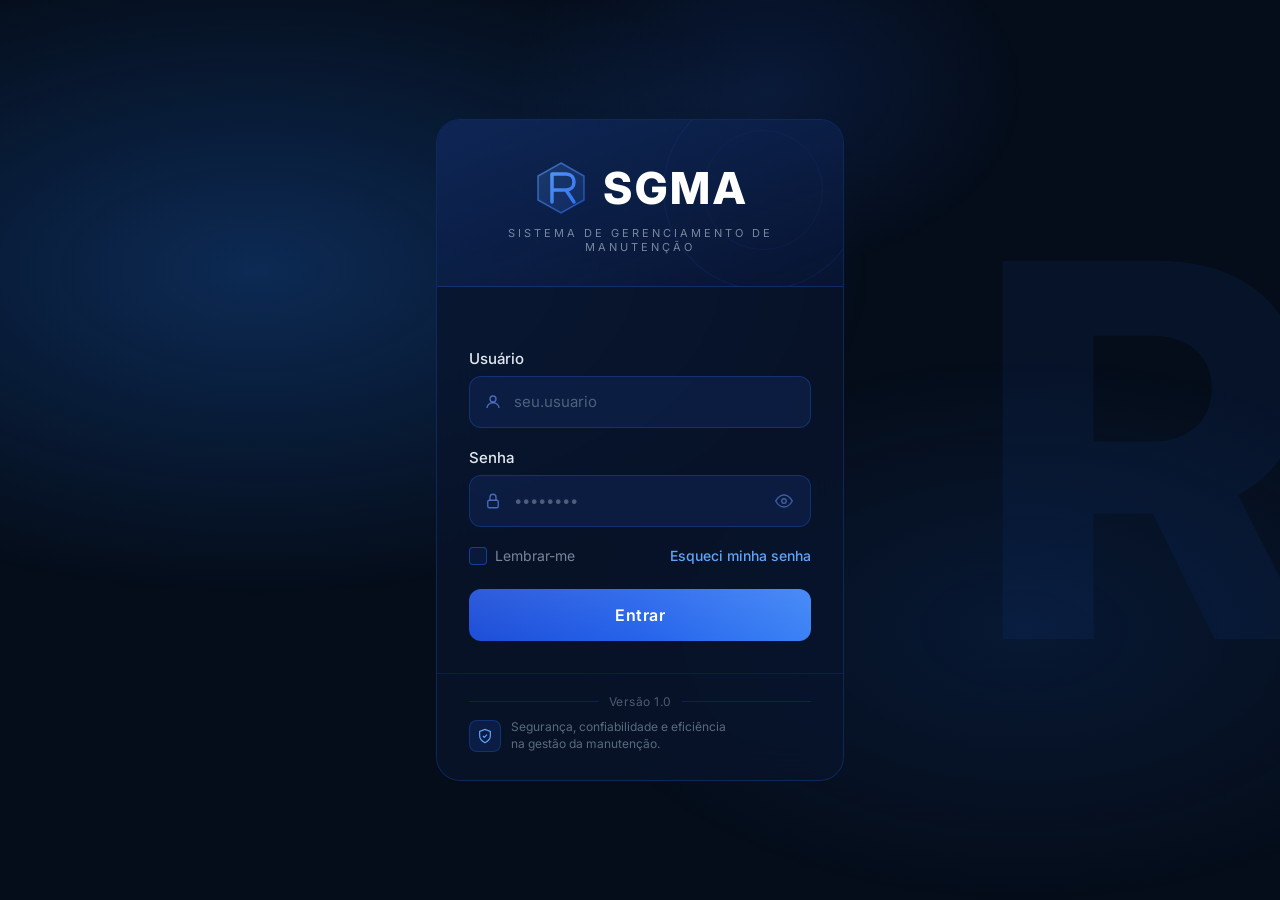
<file: index.html>
<!DOCTYPE html>
<html lang="pt-BR">
<head>
  <meta charset="UTF-8">
  <meta name="viewport" content="width=device-width, initial-scale=1.0">
  <title>SGMA — Login</title>
  <link href="https://fonts.googleapis.com/css2?family=Inter:wght@300;400;500;600;700;800&display=swap" rel="stylesheet">
  <style>
    *, *::before, *::after { box-sizing: border-box; margin: 0; padding: 0; }
    html, body {
      min-height: 100vh; font-family: 'Inter', sans-serif;
      background: #050d1a;
      display: flex; align-items: center; justify-content: center;
      overflow: hidden; position: relative;
    }

    /* Background geometric shapes */
    body::before {
      content: '';
      position: fixed; inset: 0; z-index: 0;
      background:
        radial-gradient(ellipse 80% 60% at 20% 30%, rgba(22,78,155,0.45) 0%, transparent 60%),
        radial-gradient(ellipse 60% 50% at 80% 70%, rgba(14,52,110,0.3) 0%, transparent 60%),
        radial-gradient(ellipse 40% 40% at 60% 10%, rgba(37,99,235,0.15) 0%, transparent 50%);
    }

    /* Big R watermark right side */
    body::after {
      content: 'R';
      position: fixed; right: -40px; top: 50%; transform: translateY(-50%);
      font-size: 520px; font-weight: 800; color: rgba(37,99,235,0.07);
      line-height: 1; z-index: 0; pointer-events: none; user-select: none;
      font-family: 'Inter', sans-serif;
    }

    .login-wrapper {
      position: relative; z-index: 1;
      width: 100%; max-width: 440px; padding: 1rem;
    }

    .login-card {
      background: rgba(8, 20, 45, 0.75);
      border: 1px solid rgba(37,99,235,0.25);
      border-radius: 24px;
      overflow: hidden;
      backdrop-filter: blur(20px);
      -webkit-backdrop-filter: blur(20px);
    }

    /* Top brand section */
    .brand-section {
      padding: 2.5rem 2rem 2rem;
      background: linear-gradient(160deg, rgba(15,40,90,0.9) 0%, rgba(8,22,55,0.6) 100%);
      border-bottom: 1px solid rgba(37,99,235,0.2);
      text-align: center;
      position: relative;
      overflow: hidden;
    }
    .brand-section::before {
      content: '';
      position: absolute; top: -30px; right: -20px;
      width: 200px; height: 200px;
      border: 1px solid rgba(37,99,235,0.12);
      border-radius: 50%; transform: rotate(15deg);
    }
    .brand-section::after {
      content: '';
      position: absolute; top: 10px; right: 20px;
      width: 120px; height: 120px;
      border: 1px solid rgba(37,99,235,0.08);
      border-radius: 50%;
    }

    .logo-row {
      display: flex; align-items: center; justify-content: center;
      gap: 14px; margin-bottom: 10px; position: relative; z-index: 1;
    }

    /* Hexagonal logo icon */
    .logo-icon {
      width: 56px; height: 56px; position: relative; flex-shrink: 0;
    }
    .logo-icon svg { width: 100%; height: 100%; }

    .logo-name {
      font-size: 2.75rem; font-weight: 800; color: #fff;
      letter-spacing: 3px; line-height: 1;
    }

    .logo-sub {
      font-size: .6875rem; color: rgba(148,163,184,0.8);
      letter-spacing: 3px; text-transform: uppercase; font-weight: 400;
      margin-top: 4px; position: relative; z-index: 1;
    }

    /* Form section */
    .form-section { padding: 2rem; }

    .field-label {
      display: block; font-size: .9375rem; font-weight: 500;
      color: #e2e8f0; margin-bottom: 8px;
    }

    .field-wrap {
      position: relative; margin-bottom: 1.25rem;
    }
    .field-icon {
      position: absolute; left: 14px; top: 50%; transform: translateY(-50%);
      width: 20px; height: 20px; color: rgba(99,139,235,0.7);
      display: flex; align-items: center; justify-content: center;
    }
    .field-wrap input {
      width: 100%; height: 52px;
      background: rgba(15,35,80,0.6);
      border: 1px solid rgba(37,99,235,0.3);
      border-radius: 12px;
      color: #e2e8f0;
      font-family: 'Inter', sans-serif; font-size: .9375rem;
      padding: 0 44px;
      outline: none;
      transition: border-color .2s, box-shadow .2s;
    }
    .field-wrap input::placeholder { color: rgba(148,163,184,0.5); }
    .field-wrap input:focus {
      border-color: rgba(59,130,246,0.7);
      box-shadow: 0 0 0 3px rgba(37,99,235,0.18);
      background: rgba(15,40,95,0.7);
    }

    .toggle-pass {
      position: absolute; right: 14px; top: 50%; transform: translateY(-50%);
      color: rgba(99,139,235,0.6); cursor: pointer; background: none; border: none;
      padding: 4px; display: flex; align-items: center; justify-content: center;
      transition: color .15s;
    }
    .toggle-pass:hover { color: rgba(99,139,235,1); }

    /* Remember + forgot */
    .remember-row {
      display: flex; align-items: center; justify-content: space-between;
      margin-bottom: 1.5rem;
    }
    .remember-label {
      display: flex; align-items: center; gap: 8px;
      font-size: .875rem; color: rgba(148,163,184,0.8); cursor: pointer;
    }
    .remember-label input[type=checkbox] { display: none; }
    .check-box {
      width: 18px; height: 18px; border: 1.5px solid rgba(37,99,235,0.5);
      border-radius: 4px; background: rgba(15,35,80,0.5);
      display: flex; align-items: center; justify-content: center; flex-shrink: 0;
      transition: all .15s;
    }
    .remember-label input:checked + .check-box {
      background: #2563eb; border-color: #2563eb;
    }
    .check-box svg { display: none; }
    .remember-label input:checked + .check-box svg { display: block; }

    .forgot-link {
      font-size: .875rem; color: #60a5fa; text-decoration: none; font-weight: 500;
    }
    .forgot-link:hover { color: #93c5fd; }

    /* Submit button */
    .btn-entrar {
      width: 100%; height: 52px; border: none; border-radius: 12px;
      background: linear-gradient(90deg, #1d4ed8 0%, #2563eb 50%, #3b82f6 100%);
      color: #fff; font-family: 'Inter', sans-serif;
      font-size: 1rem; font-weight: 600; cursor: pointer;
      letter-spacing: .5px; transition: opacity .15s, transform .1s;
      position: relative; overflow: hidden;
    }
    .btn-entrar::after {
      content: '';
      position: absolute; inset: 0;
      background: linear-gradient(180deg, rgba(255,255,255,0.08) 0%, transparent 100%);
    }
    .btn-entrar:hover { opacity: .93; }
    .btn-entrar:active { transform: scale(0.99); }
    .btn-entrar:disabled { opacity: .5; cursor: not-allowed; }

    /* Error */
    .login-error {
      color: #f87171; font-size: .8125rem; text-align: center;
      min-height: 18px; margin-bottom: .75rem; font-weight: 500;
    }

    /* Footer */
    .login-footer {
      padding: 1.25rem 2rem 1.75rem;
      border-top: 1px solid rgba(37,99,235,0.15);
    }
    .version-row {
      display: flex; align-items: center; gap: 10px; margin-bottom: 10px;
    }
    .version-line { flex: 1; height: 1px; background: rgba(37,99,235,0.2); }
    .version-text { font-size: .75rem; color: rgba(148,163,184,0.5); letter-spacing: .5px; }

    .secure-row {
      display: flex; align-items: center; gap: 10px;
    }
    .secure-icon {
      width: 32px; height: 32px; border-radius: 8px;
      background: rgba(37,99,235,0.15); border: 1px solid rgba(37,99,235,0.3);
      display: flex; align-items: center; justify-content: center; flex-shrink: 0;
    }
    .secure-text { font-size: .75rem; color: rgba(148,163,184,0.6); line-height: 1.4; }

    /* Spinner */
    .spinner-inline {
      display: inline-block; width: 16px; height: 16px;
      border: 2px solid rgba(255,255,255,0.3);
      border-top-color: #fff; border-radius: 50%;
      animation: spin .65s linear infinite; vertical-align: middle; margin-right: 6px;
    }
    @keyframes spin { to { transform: rotate(360deg); } }

    /* Mobile */
    @media (max-width: 480px) {
      .brand-section { padding: 2rem 1.5rem 1.75rem; }
      .form-section  { padding: 1.5rem; }
      .login-footer  { padding: 1rem 1.5rem 1.5rem; }
      .logo-name     { font-size: 2.25rem; }
      body::after    { display: none; }
    }
  </style>
</head>
<body>
  <div class="login-wrapper">
    <div class="login-card">

      <!-- Brand -->
      <div class="brand-section">
        <div class="logo-row">
          <!-- Logo icon hexagonal R -->
          <div class="logo-icon">
            <svg viewBox="0 0 56 56" fill="none" xmlns="http://www.w3.org/2000/svg">
              <defs>
                <linearGradient id="iconGrad" x1="0" y1="0" x2="56" y2="56" gradientUnits="userSpaceOnUse">
                  <stop offset="0%" stop-color="#60a5fa"/>
                  <stop offset="100%" stop-color="#2563eb"/>
                </linearGradient>
              </defs>
              <!-- Hexagon base -->
              <path d="M28 3 L51 16 L51 40 L28 53 L5 40 L5 16 Z"
                fill="url(#iconGrad)" opacity="0.18"/>
              <path d="M28 3 L51 16 L51 40 L28 53 L5 40 L5 16 Z"
                fill="none" stroke="url(#iconGrad)" stroke-width="1.5" opacity="0.6"/>
              <!-- R letterform -->
              <path d="M19 14 L19 42 M19 14 L33 14 C38 14 41 17 41 22 C41 27 38 30 33 30 L19 30 M33 30 L41 42"
                stroke="url(#iconGrad)" stroke-width="3.5" stroke-linecap="round" stroke-linejoin="round"/>
            </svg>
          </div>
          <div class="logo-name">SGMA</div>
        </div>
        <div class="logo-sub">Sistema de Gerenciamento de Manutenção</div>
      </div>

      <!-- Form -->
      <div class="form-section">
        <div id="login-error" class="login-error"></div>

        <form id="login-form">
          <label class="field-label">Usuário</label>
          <div class="field-wrap">
            <div class="field-icon">
              <svg width="18" height="18" viewBox="0 0 24 24" fill="none" stroke="currentColor" stroke-width="1.8">
                <circle cx="12" cy="8" r="4"/><path d="M4 20c0-4 3.6-7 8-7s8 3 8 7"/>
              </svg>
            </div>
            <input type="text" id="usuario" placeholder="seu.usuario" autocomplete="username" required>
          </div>

          <label class="field-label">Senha</label>
          <div class="field-wrap">
            <div class="field-icon">
              <svg width="18" height="18" viewBox="0 0 24 24" fill="none" stroke="currentColor" stroke-width="1.8">
                <rect x="5" y="11" width="14" height="10" rx="2"/>
                <path d="M8 11V7a4 4 0 018 0v4"/>
              </svg>
            </div>
            <input type="password" id="senha" placeholder="••••••••" autocomplete="current-password" required>
            <button type="button" class="toggle-pass" id="toggle-senha" aria-label="Mostrar senha">
              <svg id="icon-eye" width="18" height="18" viewBox="0 0 24 24" fill="none" stroke="currentColor" stroke-width="1.8">
                <path d="M1 12s4-8 11-8 11 8 11 8-4 8-11 8-11-8-11-8z"/>
                <circle cx="12" cy="12" r="3"/>
              </svg>
              <svg id="icon-eye-off" width="18" height="18" viewBox="0 0 24 24" fill="none" stroke="currentColor" stroke-width="1.8" style="display:none;">
                <path d="M17.94 17.94A10.07 10.07 0 0112 20c-7 0-11-8-11-8a18.45 18.45 0 015.06-5.94M9.9 4.24A9.12 9.12 0 0112 4c7 0 11 8 11 8a18.5 18.5 0 01-2.16 3.19m-6.72-1.07a3 3 0 11-4.24-4.24"/>
                <line x1="1" y1="1" x2="23" y2="23"/>
              </svg>
            </button>
          </div>

          <div class="remember-row">
            <label class="remember-label">
              <input type="checkbox" id="lembrar-me">
              <div class="check-box">
                <svg width="10" height="10" viewBox="0 0 12 12" fill="none" stroke="white" stroke-width="2.5" stroke-linecap="round">
                  <polyline points="2,6 5,9 10,3"/>
                </svg>
              </div>
              Lembrar-me
            </label>
            <a href="#" class="forgot-link">Esqueci minha senha</a>
          </div>

          <button type="submit" class="btn-entrar" id="btn-login">Entrar</button>
        </form>
      </div>

      <!-- Footer -->
      <div class="login-footer">
        <div class="version-row">
          <div class="version-line"></div>
          <span class="version-text">Versão 1.0</span>
          <div class="version-line"></div>
        </div>
        <div class="secure-row">
          <div class="secure-icon">
            <svg width="16" height="16" viewBox="0 0 24 24" fill="none" stroke="#60a5fa" stroke-width="1.8">
              <path d="M12 22s8-4 8-10V5l-8-3-8 3v7c0 6 8 10 8 10z"/>
              <polyline points="9 12 11 14 15 10"/>
            </svg>
          </div>
          <div class="secure-text">Segurança, confiabilidade e eficiência<br>na gestão da manutenção.</div>
        </div>
      </div>

    </div>
  </div>

  <script src="assets/js/api.js"></script>
  <script src="assets/js/auth.js"></script>
  <script>
    // Toggle senha visível
    document.getElementById('toggle-senha').addEventListener('click', function() {
      const input = document.getElementById('senha');
      const eyeOn  = document.getElementById('icon-eye');
      const eyeOff = document.getElementById('icon-eye-off');
      if (input.type === 'password') {
        input.type = 'text';
        eyeOn.style.display  = 'none';
        eyeOff.style.display = 'block';
      } else {
        input.type = 'password';
        eyeOn.style.display  = 'block';
        eyeOff.style.display = 'none';
      }
    });

    // Lembrar-me — salva usuário no localStorage
    window.addEventListener('DOMContentLoaded', () => {
      const saved = localStorage.getItem('sgma_lembrar');
      if (saved) {
        document.getElementById('usuario').value = saved;
        document.getElementById('lembrar-me').checked = true;
      }
    });
  </script>
</body>
</html>
</file>
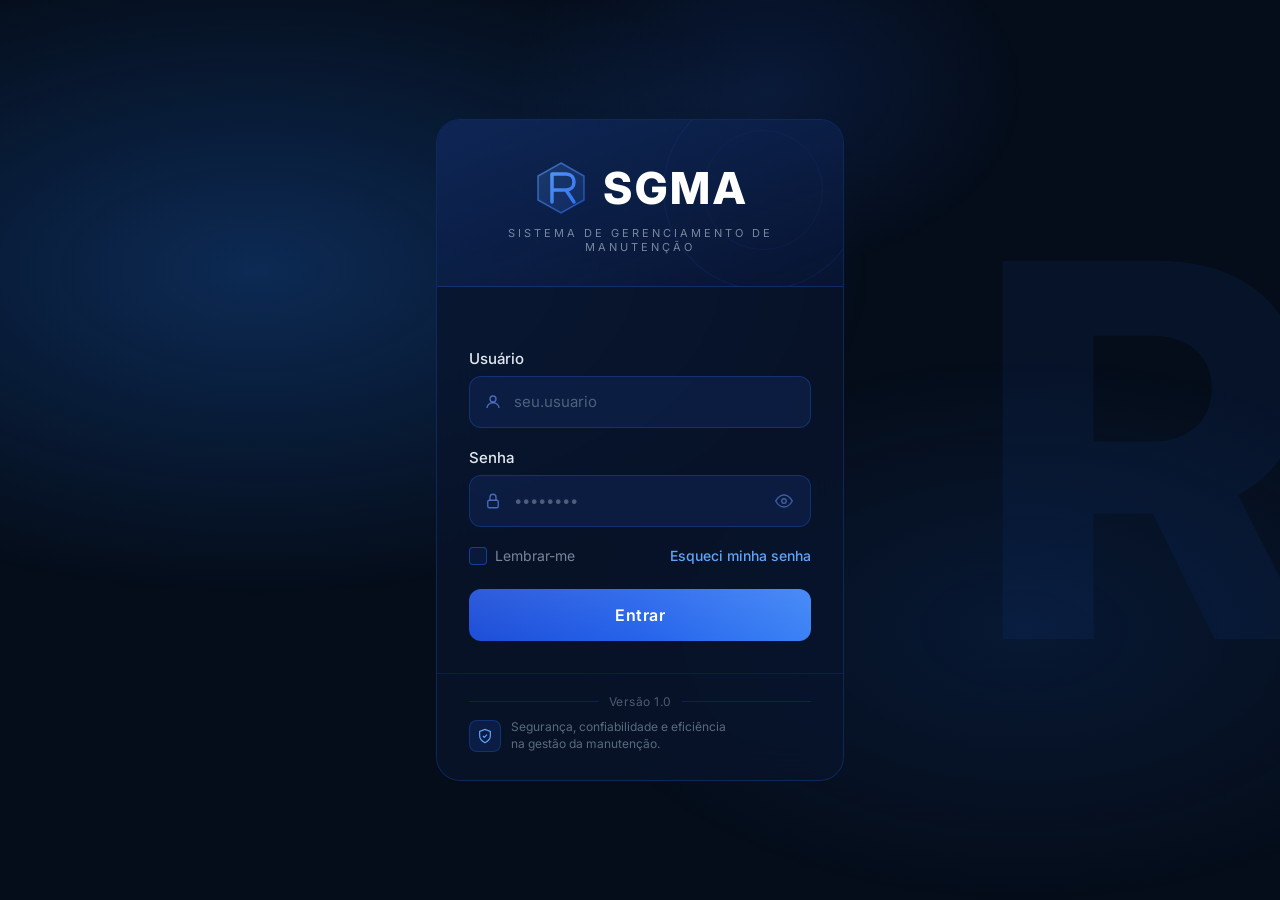
<file: app.html>
<!DOCTYPE html>
<html lang="pt-BR">
<head>
  <meta charset="UTF-8">
  <meta name="viewport" content="width=device-width, initial-scale=1.0">
  <title>SGMA</title>
  <link rel="stylesheet" href="assets/css/main.css">
  <link rel="stylesheet" href="assets/css/app.css">
</head>
<body>
<div class="app-layout">
  <div class="sidebar-overlay"></div>

  <aside class="sidebar">
        <div class="sidebar-logo">
      <div class="sidebar-logo-text" style="line-height:1.1;">
        <span style="font-size:1rem;font-weight:700;letter-spacing:3px;color:#fff;">SGMA</span>
        <span style="display:block;font-size:.65rem;font-weight:400;color:var(--gray-400);letter-spacing:.5px;margin-top:2px;">Ger. de Manutenção</span>
      </div>
    </div>

    <nav class="sidebar-nav">
      <a class="nav-item" href="home.html">🏠 Início</a>
      <div class="nav-section">Menu</div>
      <button class="nav-item active" data-view="dashboard">
        Dashboard
      </button>
      <button class="nav-item" data-view="atividades">
        Atividades
      </button>
      <button class="nav-item" data-view="nova">
        Nova Atividade
      </button>
      <button class="nav-item" data-view="historico">
        Histórico
      </button>
      <div class="nav-section" id="nav-admin-section" style="display:none;">Admin</div>
      <a class="nav-item" href="admin.html" id="nav-admin-link" style="display:none;">
        Administração
      </a>
      <a class="nav-item" href="equipe.html">Gestão da Equipe</a>
      <a class="nav-item" href="plano-acao.html">Plano de Ação</a>
      <a class="nav-item" href="relatorio.html" id="nav-rel-link" style="display:none;">
        Relatórios
      </a>
    </nav>

    <div class="sidebar-user">
      <div class="user-info">
        <div class="user-name" id="user-name">Carregando...</div>
        <div class="user-role" id="user-role"></div>
      </div>
      <button class="logout-btn" title="Sair">
        <svg width="16" height="16" viewBox="0 0 24 24" fill="none" stroke="currentColor" stroke-width="2"><path d="M9 21H5a2 2 0 01-2-2V5a2 2 0 012-2h4"/><polyline points="16 17 21 12 16 7"/><line x1="21" y1="12" x2="9" y2="12"/></svg>
      </button>
    </div>
  </aside>

  <div class="main-content">
    <header class="topbar">
      <button class="topbar-hamburger btn-icon">
        <svg width="20" height="20" viewBox="0 0 24 24" fill="none" stroke="currentColor" stroke-width="2"><line x1="3" y1="12" x2="21" y2="12"/><line x1="3" y1="6" x2="21" y2="6"/><line x1="3" y1="18" x2="21" y2="18"/></svg>
      </button>
      <span class="topbar-title" id="topbar-title">Dashboard</span>
      <div class="topbar-actions">
        <button class="btn btn-ghost btn-sm btn-icon" onclick="loadAll().then(()=>setView('dashboard'))" title="Atualizar">
          <svg width="16" height="16" viewBox="0 0 24 24" fill="none" stroke="currentColor" stroke-width="2"><polyline points="23 4 23 10 17 10"/><polyline points="1 20 1 14 7 14"/><path d="M3.51 9a9 9 0 0114.85-3.36L23 10M1 14l4.64 4.36A9 9 0 0020.49 15"/></svg>
        </button>
      </div>
    </header>

    <!-- DASHBOARD -->
    <div class="page-content view-section" data-section="dashboard">
      <div id="dashboard-content"></div>
    </div>

    <!-- ATIVIDADES -->
    <div class="page-content view-section hidden" data-section="atividades">
      <div class="filter-bar">
        <button class="filter-chip active" data-filter="todas">Todas</button>
        <button class="filter-chip" data-filter="pendentes">Pendentes</button>
        <button class="filter-chip" data-filter="concluidas">Concluídas</button>
        <button class="filter-chip" data-filter="nao_realizadas">Não realizadas</button>
        <button class="filter-chip" data-filter="fora_prog">Fora prog.</button>
        <button class="filter-chip" data-filter="ver_agir">Ver e Agir</button>
      </div>
      <div id="atividades-list"></div>
    </div>

    <!-- HISTÓRICO -->
    <div class="page-content view-section hidden" data-section="historico">
      <div style="margin-bottom:1rem;"><h1>Histórico de Execuções</h1></div>
      <div id="historico-wrap"></div>
    </div>

    <!-- NOVA -->
    <div class="page-content view-section hidden" data-section="nova">
      <div class="page-header"><h1>Nova Atividade</h1></div>
      <div id="nova-form"></div>
    </div>
  </div>

  <!-- Detail panel -->
  <div class="detail-panel">
    <!-- OM header -->
    <div class="om-header" id="om-header">
      <div style="display:flex;align-items:flex-start;justify-content:space-between;gap:10px;">
        <div style="flex:1;min-width:0;">
          <div class="om-header-label">Ordem de Manutenção</div>
          <div class="om-header-number" id="detail-om">—</div>
          <div class="om-header-desc" id="detail-desc">—</div>
        </div>
        <button class="btn btn-ghost btn-icon" id="detail-close"
          style="color:rgba(255,255,255,.6);flex-shrink:0;margin-top:-4px;">
          <svg width="18" height="18" viewBox="0 0 24 24" fill="none" stroke="currentColor" stroke-width="2.5"><line x1="18" y1="6" x2="6" y2="18"/><line x1="6" y1="6" x2="18" y2="18"/></svg>
        </button>
      </div>
    </div>
    <div class="detail-body" id="detail-body">
      <div id="detail-info"></div>
    </div>
    <div class="detail-footer">
      <div class="detail-footer-row">
        <button class="btn btn-secondary flex-1" onclick="document.querySelector('.detail-panel').classList.remove('open')">Fechar</button>
        <button class="btn btn-ghost flex-1" id="btn-save-progresso">💾 Salvar progresso</button>
      </div>
      <button class="btn btn-primary w-full" id="btn-save-exec">✅ Finalizar e registrar</button>
    </div>
  </div>
</div>

<div id="toast-container"></div>

<script src="assets/js/api.js"></script>
<script src="assets/js/utils.js"></script>
<script src="assets/js/auth.js"></script>
<script>
  // Mostrar links de admin/relatorio para supervisor e admin após login
  document.addEventListener('DOMContentLoaded', () => {
    const s = JSON.parse(sessionStorage.getItem('mnt_session') || 'null');
    if (s && (s.perfil === 'admin' || s.perfil === 'supervisor')) {
      document.getElementById('nav-admin-section').style.display = '';
      document.getElementById('nav-rel-link').style.display = '';
      if (s.perfil === 'admin') document.getElementById('nav-admin-link').style.display = '';
    }
  });
</script>
<script src="assets/js/app.js"></script>
</body>
</html>
</file>
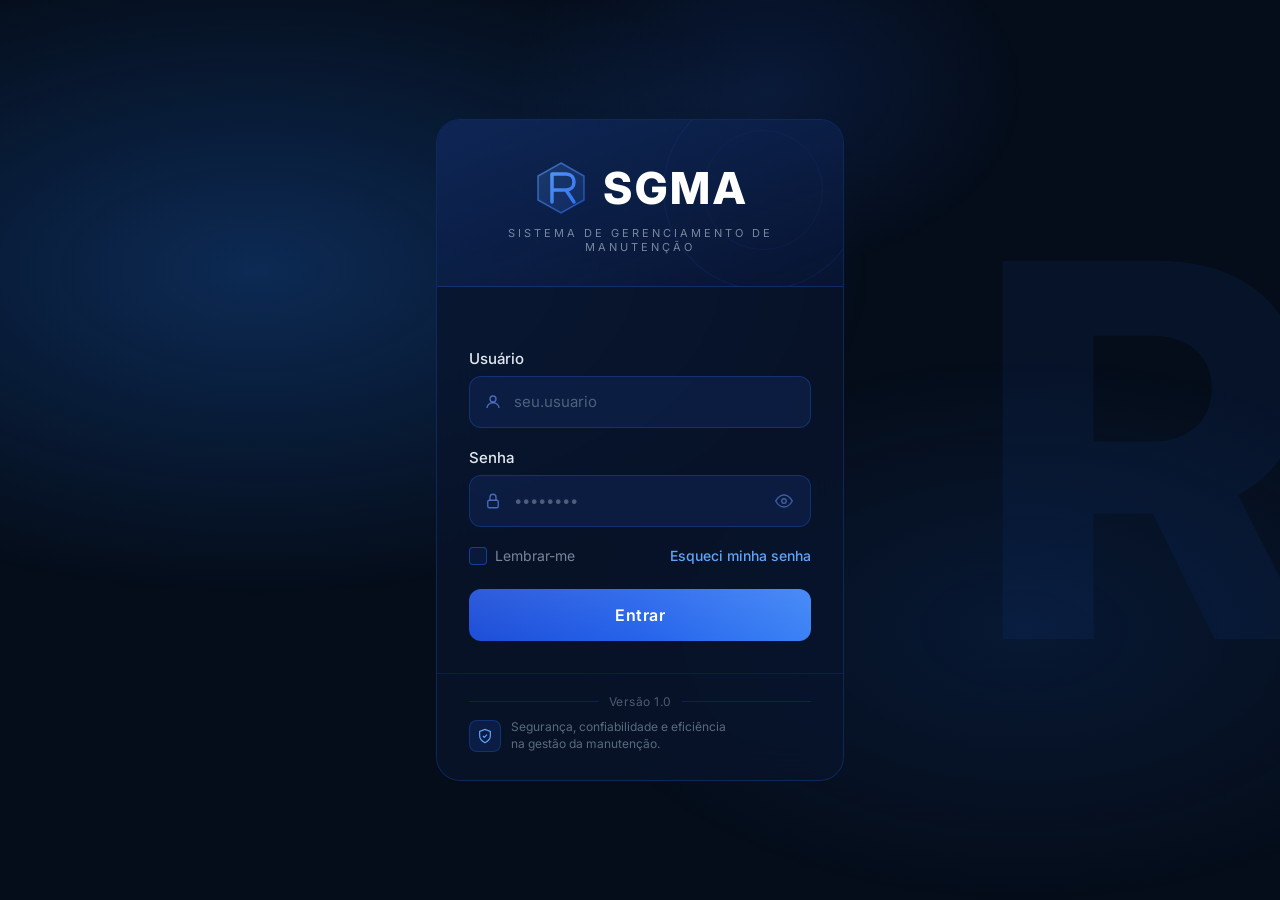
<file: equipe.html>
<!DOCTYPE html>
<html lang="pt-BR">
<head>
  <meta charset="UTF-8">
  <meta name="viewport" content="width=device-width, initial-scale=1.0">
  <title>SGMA — Gestão da Equipe</title>
  <link rel="stylesheet" href="assets/css/main.css">
  <link rel="stylesheet" href="assets/css/app.css">
  <link rel="stylesheet" href="assets/css/equipe.css">
</head>
<body>
<div class="app-layout">
  <div class="sidebar-overlay"></div>
  <aside class="sidebar">
    <div class="sidebar-logo">
      <div class="sidebar-logo-text">
        <div class="logo-name">SGMA</div>
        <div class="logo-sub">Ger. de Manutenção</div>
      </div>
    </div>
    <nav class="sidebar-nav">
      <a class="nav-item" href="home.html">🏠 Início</a>
      <div class="nav-section">Sistema</div>
      <a class="nav-item" href="app.html">Atividades</a>
      <a class="nav-item" href="relatorio.html">Relatórios</a>
      <a class="nav-item" href="plano-acao.html">Plano de Ação</a>
      <a class="nav-item active" href="equipe.html">Gestão da Equipe</a>
      <a class="nav-item" href="admin.html">Administração</a>
    </nav>
    <div class="sidebar-user">
      <div class="user-info">
        <div class="user-name" id="user-name">—</div>
        <div class="user-role" id="user-role">—</div>
      </div>
      <button class="logout-btn" title="Sair">
        <svg width="16" height="16" viewBox="0 0 24 24" fill="none" stroke="currentColor" stroke-width="2"><path d="M9 21H5a2 2 0 01-2-2V5a2 2 0 012-2h4"/><polyline points="16 17 21 12 16 7"/><line x1="21" y1="12" x2="9" y2="12"/></svg>
      </button>
    </div>
  </aside>

  <div class="main-content">
    <header class="topbar">
      <button class="topbar-hamburger btn-icon">
        <svg width="20" height="20" viewBox="0 0 24 24" fill="none" stroke="currentColor" stroke-width="2"><line x1="3" y1="12" x2="21" y2="12"/><line x1="3" y1="6" x2="21" y2="6"/><line x1="3" y1="18" x2="21" y2="18"/></svg>
      </button>
      <span class="topbar-title" id="topbar-title">Gestão da Equipe</span>
      <div class="topbar-actions" id="topbar-actions"></div>
    </header>

    <!-- LANDING: Menu de módulos -->
    <div class="page-content" id="view-landing">
      <div class="eq-landing-hero">
        <div class="eq-landing-title">Gestão da Equipe</div>
        <div class="eq-landing-sub">Selecione o módulo que deseja acessar</div>
      </div>

      <div class="eq-modules-grid">
        <!-- Férias — ATIVO -->
        <div class="eq-module-card active" onclick="abrirModulo('ferias')">
          <div class="eq-module-icon" style="background:linear-gradient(135deg,#2563eb,#1d4ed8);">🏖️</div>
          <div class="eq-module-name">Férias</div>
          <div class="eq-module-desc">Solicitar, aprovar e visualizar férias da equipe com calendário e Gantt</div>
          <div class="eq-module-badge">Disponível</div>
        </div>
        <!-- DDS — Em breve -->
        <div class="eq-module-card soon">
          <div class="eq-module-icon" style="background:linear-gradient(135deg,#64748b,#475569);">🎯</div>
          <div class="eq-module-name">DDS</div>
          <div class="eq-module-desc">Diálogo diário de segurança — registro e histórico</div>
          <div class="eq-module-badge soon-badge">Em breve</div>
        </div>
        <div class="eq-module-card active" onclick="abrirModulo('treinamentos')">
          <div class="eq-module-icon" style="background:linear-gradient(135deg,#059669,#047857);">📚</div>
          <div class="eq-module-name">Treinamentos</div>
          <div class="eq-module-desc">Matriz de treinamentos, validades, histórico técnico e avaliações</div>
          <div class="eq-module-badge">Disponível</div>
        </div>
        <div class="eq-module-card soon">
          <div class="eq-module-icon" style="background:linear-gradient(135deg,#64748b,#475569);">📅</div>
          <div class="eq-module-name">Escalas</div>
          <div class="eq-module-desc">Escala de turno, plantões e cobertura da equipe</div>
          <div class="eq-module-badge soon-badge">Em breve</div>
        </div>
        <div class="eq-module-card soon">
          <div class="eq-module-icon" style="background:linear-gradient(135deg,#64748b,#475569);">🌴</div>
          <div class="eq-module-name">Folgas</div>
          <div class="eq-module-desc">Gestão de folgas compensatórias e dias de descanso</div>
          <div class="eq-module-badge soon-badge">Em breve</div>
        </div>
        <div class="eq-module-card soon">
          <div class="eq-module-icon" style="background:linear-gradient(135deg,#64748b,#475569);">🏥</div>
          <div class="eq-module-name">Atestados</div>
          <div class="eq-module-desc">Registro e controle de atestados médicos</div>
          <div class="eq-module-badge soon-badge">Em breve</div>
        </div>
        <div class="eq-module-card soon">
          <div class="eq-module-icon" style="background:linear-gradient(135deg,#64748b,#475569);">🏆</div>
          <div class="eq-module-name">Certificações</div>
          <div class="eq-module-desc">Controle de NRs, habilitações e validades</div>
          <div class="eq-module-badge soon-badge">Em breve</div>
        </div>
        <div class="eq-module-card soon">
          <div class="eq-module-icon" style="background:linear-gradient(135deg,#64748b,#475569);">⭐</div>
          <div class="eq-module-name">Avaliações</div>
          <div class="eq-module-desc">Avaliação de desempenho e feedback 360°</div>
          <div class="eq-module-badge soon-badge">Em breve</div>
        </div>
        <div class="eq-module-card soon">
          <div class="eq-module-icon" style="background:linear-gradient(135deg,#64748b,#475569);">📊</div>
          <div class="eq-module-name">Indicadores</div>
          <div class="eq-module-desc">KPIs e métricas de desempenho da equipe</div>
          <div class="eq-module-badge soon-badge">Em breve</div>
        </div>
      </div>
    </div>

    <!-- MÓDULO: TREINAMENTOS -->
    <div class="page-content hidden" id="view-treinamentos">
      <div class="eq-breadcrumb">
        <button class="eq-back-btn" onclick="voltarLanding()">← Gestão da Equipe</button>
        <span class="eq-breadcrumb-sep">/</span>
        <span>📚 Treinamentos</span>
      </div>
      <div class="eq-tabs">
        <button class="tr-tab eq-tab active" data-tab="dashboard" onclick="setTabTR('dashboard')">Dashboard</button>
        <button class="tr-tab eq-tab" data-tab="matriz" id="tab-tr-matriz" onclick="setTabTR('matriz')">Matriz</button>
        <button class="tr-tab eq-tab" data-tab="catalogo" onclick="setTabTR('catalogo')">Catálogo</button>
        <button class="tr-tab eq-tab" data-tab="historico" onclick="setTabTR('historico')">Hist. Técnico</button>
      </div>
      <div class="tr-content" data-tab="dashboard"><div id="tr-dashboard"></div></div>
      <div class="tr-content hidden" data-tab="matriz"><div id="tr-matriz"></div></div>
      <div class="tr-content hidden" data-tab="catalogo"><div id="tr-catalogo"></div></div>
      <div class="tr-content hidden" data-tab="historico"><div id="tr-historico"></div></div>
    </div>

    <!-- MÓDULO: FÉRIAS -->
    <div class="page-content hidden" id="view-ferias">
      <!-- Breadcrumb -->
      <div class="eq-breadcrumb">
        <button class="eq-back-btn" onclick="voltarLanding()">← Gestão da Equipe</button>
        <span class="eq-breadcrumb-sep">/</span>
        <span>🏖️ Férias</span>
      </div>

      <!-- Sub-abas -->
      <div class="eq-tabs">
        <button class="eq-tab active" data-tab="dashboard">Dashboard</button>
        <button class="eq-tab" data-tab="calendario">Calendário</button>
        <button class="eq-tab" data-tab="gantt">Gantt</button>
        <button class="eq-tab" data-tab="solicitacoes">Solicitações</button>
        <button class="eq-tab" data-tab="historico">Histórico</button>
      </div>

      <!-- Dashboard de férias -->
      <div class="eq-tab-content" data-tab="dashboard">
        <div id="ferias-stats" class="stat-cards mb-3"></div>
        <div style="display:grid;grid-template-columns:1fr 1fr;gap:1.25rem;" id="ferias-dash-grid">
          <div id="ferias-chart-mensal" class="card"></div>
          <div id="ferias-alertas" class="card"></div>
        </div>
        <div id="ferias-proximas" class="card mt-3"></div>
      </div>

      <!-- Calendário visual -->
      <div class="eq-tab-content hidden" data-tab="calendario">
        <div class="card">
          <div class="card-header">
            <span class="card-title">📅 Calendário Anual de Férias</span>
            <div style="display:flex;gap:8px;align-items:center;">
              <button class="btn btn-ghost btn-sm" id="btn-ano-ant">◀</button>
              <span id="cal-ano-label" style="font-weight:700;font-size:1rem;"></span>
              <button class="btn btn-ghost btn-sm" id="btn-ano-prox">▶</button>
            </div>
          </div>
          <div class="eq-cal-legenda">
            <span><span class="eq-cal-dot" style="background:#fbbf24;"></span> Pendente</span>
            <span><span class="eq-cal-dot" style="background:#22c55e;"></span> Aprovado</span>
            <span><span class="eq-cal-dot" style="background:#ef4444;"></span> Conflito</span>
            <span><span class="eq-cal-dot" style="background:#e2e8f0;"></span> Livre</span>
          </div>
          <div id="ferias-calendario" style="overflow-x:auto;"></div>
        </div>
      </div>

      <!-- Gráfico Gantt -->
      <div class="eq-tab-content hidden" data-tab="gantt">
        <div class="card">
          <div class="card-header">
            <span class="card-title">📊 Gráfico de Gantt — Férias da Equipe</span>
            <div style="display:flex;gap:6px;">
              <select id="gantt-ano" class="form-control" style="width:90px;"></select>
              <select id="gantt-mes" class="form-control" style="width:130px;">
                <option value="0">Ano todo</option>
                <option value="1">Janeiro</option><option value="2">Fevereiro</option><option value="3">Março</option>
                <option value="4">Abril</option><option value="5">Maio</option><option value="6">Junho</option>
                <option value="7">Julho</option><option value="8">Agosto</option><option value="9">Setembro</option>
                <option value="10">Outubro</option><option value="11">Novembro</option><option value="12">Dezembro</option>
              </select>
            </div>
          </div>
          <div id="ferias-gantt" style="overflow-x:auto;"></div>
        </div>
      </div>

      <!-- Solicitações -->
      <div class="eq-tab-content hidden" data-tab="solicitacoes">
        <div style="display:flex;justify-content:space-between;align-items:center;margin-bottom:1rem;flex-wrap:wrap;gap:8px;">
          <div style="display:flex;gap:6px;flex-wrap:wrap;">
            <button class="filter-chip active" data-sf="todos">Todas</button>
            <button class="filter-chip" data-sf="pendente">🟡 Pendentes</button>
            <button class="filter-chip" data-sf="aprovado">🟢 Aprovadas</button>
            <button class="filter-chip" data-sf="reprovado">🔴 Reprovadas</button>
          </div>
          <button class="btn btn-primary btn-sm" id="btn-solicitar">+ Solicitar Férias</button>
        </div>
        <div id="ferias-lista"></div>
      </div>

      <!-- Histórico -->
      <div class="eq-tab-content hidden" data-tab="historico">
        <div class="card">
          <div class="card-header"><span class="card-title">📋 Histórico de Férias</span></div>
          <div id="ferias-historico"></div>
        </div>
      </div>
    </div>
  </div>
</div>

<!-- Modal: Solicitar Férias -->
<div id="modal-ferias" class="modal-overlay" style="display:none;">
  <div class="modal modal-lg">
    <div class="modal-header">
      <h3 class="modal-title" id="modal-ferias-title">Solicitar Férias</h3>
      <button class="btn btn-ghost btn-icon" onclick="Utils.closeModal('modal-ferias')">✕</button>
    </div>
    <form id="form-ferias">
      <input type="hidden" id="ferias-id">

      <!-- Apenas supervisor/admin pode escolher outro colaborador -->
      <div class="form-group" id="ferias-colab-group">
        <label class="form-label">Colaborador <span>*</span></label>
        <select id="ferias-colab" class="form-control" required></select>
      </div>

      <div class="form-row">
        <div class="form-group">
          <label class="form-label">Data de Início <span>*</span></label>
          <input type="date" id="ferias-inicio" class="form-control" required>
        </div>
        <div class="form-group">
          <label class="form-label">Data de Fim <span>*</span></label>
          <input type="date" id="ferias-fim" class="form-control" required>
        </div>
      </div>

      <!-- Contador de dias -->
      <div id="ferias-dias-info" style="display:none;margin-bottom:1rem;padding:10px 14px;background:var(--primary-light);border:1.5px solid var(--primary-mid);border-radius:var(--radius);">
        <div style="font-size:.8rem;color:var(--primary-dark);">
          📅 <strong id="ferias-dias-count">0</strong> dias corridos selecionados
        </div>
        <div id="ferias-conflito-warn" class="hidden" style="margin-top:6px;color:var(--danger);font-size:.775rem;font-weight:600;">
          ⚠️ <span id="ferias-conflito-msg"></span>
        </div>
      </div>

      <div class="form-group">
        <label class="form-label">Observação</label>
        <textarea id="ferias-obs" class="form-control" rows="2" placeholder="Motivo, preferência de período, etc."></textarea>
      </div>

      <div class="modal-footer">
        <button type="button" class="btn btn-secondary" onclick="Utils.closeModal('modal-ferias')">Cancelar</button>
        <button type="submit" class="btn btn-primary" id="btn-salvar-ferias">Solicitar</button>
      </div>
    </form>
  </div>
</div>

<!-- Modal: Aprovar/Reprovar -->
<div id="modal-aprovar-ferias" class="modal-overlay" style="display:none;">
  <div class="modal">
    <div class="modal-header">
      <h3 class="modal-title">Analisar Solicitação</h3>
      <button class="btn btn-ghost btn-icon" onclick="Utils.closeModal('modal-aprovar-ferias')">✕</button>
    </div>
    <div id="modal-aprovar-body"></div>
    <input type="hidden" id="aprov-ferias-id">
    <div class="form-group" style="margin-top:1rem;">
      <label class="form-label">Observação (opcional)</label>
      <textarea id="aprov-ferias-obs" class="form-control" rows="2" placeholder="Motivo da aprovação ou reprovação..."></textarea>
    </div>
    <div class="modal-footer">
      <button class="btn btn-secondary" onclick="Utils.closeModal('modal-aprovar-ferias')">Cancelar</button>
      <button class="btn btn-danger btn-sm" id="btn-reprovar-ferias">❌ Reprovar</button>
      <button class="btn btn-success" id="btn-aprovar-ferias">✅ Aprovar</button>
    </div>
  </div>
</div>

<!-- ══ MODAIS TREINAMENTOS ══ -->

<!-- Catálogo -->
<div id="modal-tr-catalogo" class="modal-overlay" style="display:none;">
  <div class="modal modal-lg">
    <div class="modal-header">
      <h3 class="modal-title" id="tr-cat-title">Novo Treinamento</h3>
      <button class="btn btn-ghost btn-icon" onclick="Utils.closeModal('modal-tr-catalogo')">✕</button>
    </div>
    <form id="form-tr-catalogo">
      <input type="hidden" id="tr-cat-id">
      <div class="form-group">
        <label class="form-label">Nome <span>*</span></label>
        <input type="text" id="tr-cat-nome" class="form-control" required placeholder="Ex: NR-10 Segurança Elétrica">
      </div>
      <div class="form-row">
        <div class="form-group">
          <label class="form-label">Categoria</label>
          <select id="tr-cat-categoria" class="form-control">
            <option>NR</option><option>ASO</option><option>Segurança</option>
            <option>Técnico</option><option>Procedimento</option><option>Qualidade</option><option>Outro</option>
          </select>
        </div>
        <div class="form-group">
          <label class="form-label">Tipo</label>
          <select id="tr-cat-tipo" class="form-control">
            <option value="reciclagem">Reciclagem (atualiza registro)</option>
            <option value="formacao">Formação (mantém histórico)</option>
            <option value="tecnico">Técnico (avaliação)</option>
          </select>
        </div>
      </div>
      <div class="form-group">
        <label class="form-label">Validade (dias) <span style="font-weight:400;color:var(--gray-400);">— 0 = sem validade</span></label>
        <input type="number" id="tr-cat-validade" class="form-control" min="0" step="1" placeholder="Ex: 365 para 1 ano, 730 para 2 anos">
      </div>
      <div class="form-group">
        <label class="form-label">Descrição</label>
        <textarea id="tr-cat-descricao" class="form-control" rows="2"></textarea>
      </div>
      <div class="modal-footer">
        <button type="button" class="btn btn-secondary" onclick="Utils.closeModal('modal-tr-catalogo')">Cancelar</button>
        <button type="submit" class="btn btn-primary" id="btn-salvar-tr-cat">Salvar</button>
      </div>
    </form>
  </div>
</div>

<!-- Matriz -->
<div id="modal-tr-matriz" class="modal-overlay" style="display:none;">
  <div class="modal">
    <div class="modal-header">
      <h3 class="modal-title">Adicionar à Matriz</h3>
      <button class="btn btn-ghost btn-icon" onclick="Utils.closeModal('modal-tr-matriz')">✕</button>
    </div>
    <form id="form-tr-matriz">
      <input type="hidden" id="tr-mat-funcao">
      <div class="form-group">
        <label class="form-label">Treinamento <span>*</span></label>
        <select id="tr-mat-treinamento" class="form-control" required></select>
      </div>
      <div class="form-group">
        <label class="form-label">Obrigatoriedade</label>
        <select id="tr-mat-obrig" class="form-control">
          <option value="true">Obrigatório</option>
          <option value="false">Opcional / Desejável</option>
        </select>
      </div>
      <div class="modal-footer">
        <button type="button" class="btn btn-secondary" onclick="Utils.closeModal('modal-tr-matriz')">Cancelar</button>
        <button type="submit" class="btn btn-primary" id="btn-salvar-tr-mat">Adicionar</button>
      </div>
    </form>
  </div>
</div>

<!-- Registro (segurança/ASO) -->
<div id="modal-tr-registro" class="modal-overlay" style="display:none;">
  <div class="modal modal-lg">
    <div class="modal-header">
      <h3 class="modal-title">Registrar Realização</h3>
      <button class="btn btn-ghost btn-icon" onclick="Utils.closeModal('modal-tr-registro')">✕</button>
    </div>
    <form id="form-tr-registro">
      <input type="hidden" id="tr-reg-id">
      <div class="form-group" id="tr-reg-prof-group">
        <label class="form-label">Profissional</label>
        <select id="tr-reg-prof" class="form-control"></select>
      </div>
      <div class="form-group">
        <label class="form-label">Treinamento <span>*</span></label>
        <select id="tr-reg-treina" class="form-control" required></select>
      </div>
      <div class="form-group">
        <label class="form-label">Data de vencimento <span style="font-weight:400;color:var(--gray-400);">— deixe em branco se não vence</span></label>
        <input type="date" id="tr-reg-vencimento" class="form-control">
        <input type="hidden" id="tr-reg-data" value="">
      </div>
      <div class="form-row">
        <div class="form-group">
          <label class="form-label">Carga horária (h)</label>
          <input type="number" id="tr-reg-carga" class="form-control" step="0.5" min="0" placeholder="Ex: 8">
        </div>
      <div class="form-row">
        <div class="form-group">
          <label class="form-label">Instrutor</label>
          <input type="text" id="tr-reg-instrutor" class="form-control">
        </div>
        <div class="form-group">
          <label class="form-label">Local</label>
          <input type="text" id="tr-reg-local" class="form-control">
        </div>
      </div>
      <div class="form-group">
        <label class="form-label">Observação</label>
        <textarea id="tr-reg-obs" class="form-control" rows="2"></textarea>
      </div>
      <div class="modal-footer">
        <button type="button" class="btn btn-secondary" onclick="Utils.closeModal('modal-tr-registro')">Cancelar</button>
        <button type="submit" class="btn btn-primary" id="btn-salvar-tr-reg">Salvar</button>
      </div>
    </form>
  </div>
</div>

<!-- Histórico Técnico -->
<div id="modal-tr-tecnico" class="modal-overlay" style="display:none;">
  <div class="modal modal-lg">
    <div class="modal-header">
      <h3 class="modal-title" id="tr-tec-title">Registrar Treinamento Técnico</h3>
      <button class="btn btn-ghost btn-icon" onclick="Utils.closeModal('modal-tr-tecnico')">✕</button>
    </div>
    <form id="form-tr-tecnico">
      <input type="hidden" id="tr-tec-id">
      <div class="form-group">
        <label class="form-label">Profissional</label>
        <select id="tr-tec-prof" class="form-control"></select>
      </div>
      <div class="form-group">
        <label class="form-label">Treinamento <span>*</span></label>
        <select id="tr-tec-treina" class="form-control" required></select>
      </div>
      <div class="form-row">
        <div class="form-group">
          <label class="form-label">Data <span>*</span></label>
          <input type="date" id="tr-tec-data" class="form-control" required>
        </div>
        <div class="form-group">
          <label class="form-label">Carga horária (h)</label>
          <input type="number" id="tr-tec-carga" class="form-control" step="0.5" min="0">
        </div>
      </div>
      <div class="form-row">
        <div class="form-group">
          <label class="form-label">Instrutor</label>
          <input type="text" id="tr-tec-instrutor" class="form-control">
        </div>
        <div class="form-group">
          <label class="form-label">Local</label>
          <input type="text" id="tr-tec-local" class="form-control">
        </div>
      </div>
      <div class="form-row">
        <div class="form-group">
          <label class="form-label">Nota (0–10)</label>
          <input type="number" id="tr-tec-nota" class="form-control" min="0" max="10" step="0.5" placeholder="Ex: 8.5">
        </div>
        <div class="form-group">
          <label class="form-label">Resultado</label>
          <select id="tr-tec-result" class="form-control">
            <option>Aprovado</option><option>Reprovado</option><option>Em curso</option>
          </select>
        </div>
      </div>
      <div class="form-group">
        <label class="form-label">Observações</label>
        <textarea id="tr-tec-obs" class="form-control" rows="2"></textarea>
      </div>
      <div class="modal-footer">
        <button type="button" class="btn btn-secondary" onclick="Utils.closeModal('modal-tr-tecnico')">Cancelar</button>
        <button type="submit" class="btn btn-primary" id="btn-salvar-tr-tec">Salvar</button>
      </div>
    </form>
  </div>
</div>

<div id="toast-container"></div>
<script src="assets/js/api.js"></script>
<script src="assets/js/utils.js"></script>
<script src="assets/js/auth.js"></script>
<script src="assets/js/equipe-ferias.js"></script>
<script src="assets/js/equipe-treinamentos.js"></script>
</body>
</html>
</file>
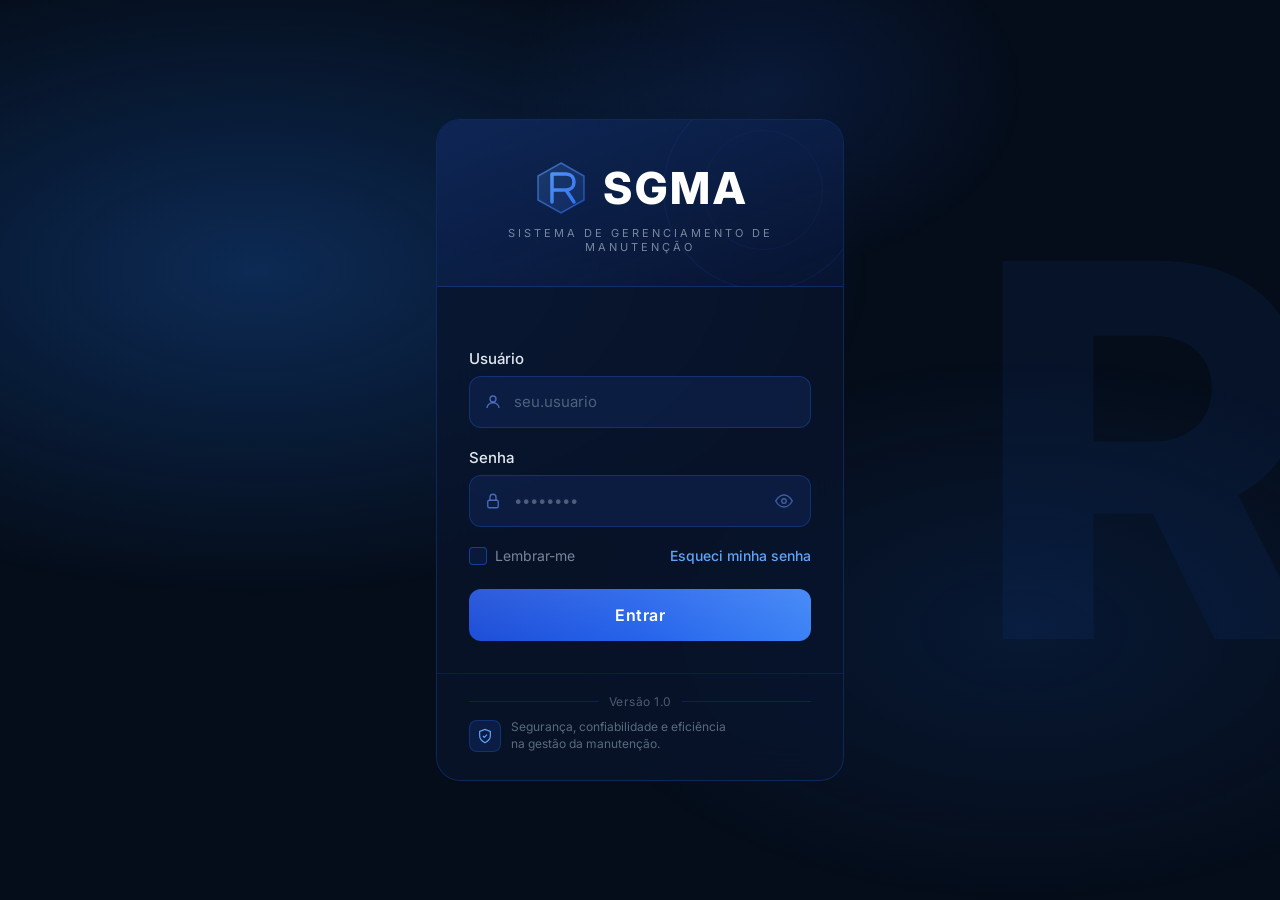
<file: plano-acao.html>
<!DOCTYPE html>
<html lang="pt-BR">
<head>
  <meta charset="UTF-8">
  <meta name="viewport" content="width=device-width, initial-scale=1.0">
  <title>SGMA — Plano de Ação</title>
  <link rel="stylesheet" href="assets/css/main.css">
  <link rel="stylesheet" href="assets/css/app.css">
  <link rel="stylesheet" href="assets/css/plano.css">
</head>
<body>
<div class="app-layout">
  <div class="sidebar-overlay"></div>

  <aside class="sidebar">
    <div class="sidebar-logo">
      <div class="sidebar-logo-text">
        <div class="logo-name">SGMA</div>
        <div class="logo-sub">Ger. de Manutenção</div>
      </div>
    </div>
    <nav class="sidebar-nav">
      <a class="nav-item" href="home.html">🏠 Início</a>
      <div class="nav-section">Menu</div>
      <a class="nav-item" href="app.html">Atividades</a>
      <a class="nav-item" href="relatorio.html">Relatórios</a>
      <a class="nav-item active" href="plano-acao.html">Plano de Ação</a>
      <a class="nav-item" href="admin.html" id="nav-admin">Administração</a>
    </nav>
    <div class="sidebar-user">
      <div class="user-info">
        <div class="user-name" id="user-name">—</div>
        <div class="user-role" id="user-role">—</div>
      </div>
      <button class="logout-btn" title="Sair">
        <svg width="16" height="16" viewBox="0 0 24 24" fill="none" stroke="currentColor" stroke-width="2"><path d="M9 21H5a2 2 0 01-2-2V5a2 2 0 012-2h4"/><polyline points="16 17 21 12 16 7"/><line x1="21" y1="12" x2="9" y2="12"/></svg>
      </button>
    </div>
  </aside>

  <div class="main-content">
    <header class="topbar">
      <button class="topbar-hamburger btn-icon">
        <svg width="20" height="20" viewBox="0 0 24 24" fill="none" stroke="currentColor" stroke-width="2"><line x1="3" y1="12" x2="21" y2="12"/><line x1="3" y1="6" x2="21" y2="6"/><line x1="3" y1="18" x2="21" y2="18"/></svg>
      </button>
      <span class="topbar-title" id="topbar-title">Planos de Ação</span>
      <div class="topbar-actions">
        <button class="btn btn-primary btn-sm" id="btn-novo-plano">+ Novo Plano</button>
      </div>
    </header>

    <!-- VIEWS -->
    <div class="page-content" id="view-lista">
      <!-- Dashboard cards -->
      <div class="stat-cards" id="pa-stats"></div>

      <!-- Busca (visível em todos os tamanhos) -->
      <div style="margin-bottom:.75rem;">
        <input type="text" class="form-control" id="pa-search"
          placeholder="🔍 Buscar plano por título ou ID..."
          style="max-width:100%;">
      </div>

      <!-- Filtros de status (visíveis em desktop; no mobile usa os cards como filtro) -->
      <div class="pa-filter-bar">
        <button class="filter-chip active" data-filter="todos">Todos</button>
        <button class="filter-chip" data-filter="Aberto">Abertos</button>
        <button class="filter-chip" data-filter="Em andamento">Em andamento</button>
        <button class="filter-chip" data-filter="Aguardando aprovação">Ag. aprovação</button>
        <button class="filter-chip" data-filter="Concluído">Concluídos</button>
        <button class="filter-chip" data-filter="atrasado">Atrasados 🔴</button>
      </div>

      <div id="pa-lista"></div>
    </div>

    <!-- DETALHE DO PLANO -->
    <div class="page-content hidden" id="view-detalhe">
      <div id="pa-detalhe-content"></div>
    </div>
  </div>
</div>

<!-- ══════════ MODAIS ══════════ -->

<!-- Modal: Novo/Editar Plano -->
<div id="modal-plano" class="modal-overlay" style="display:none;">
  <div class="modal modal-lg">
    <div class="modal-header">
      <h3 class="modal-title" id="modal-plano-title">Novo Plano de Ação</h3>
      <button class="btn btn-ghost btn-icon" onclick="Utils.closeModal('modal-plano')">✕</button>
    </div>
    <form id="form-plano">
      <input type="hidden" id="plano-id">

      <div style="font-size:.65rem;font-weight:700;color:var(--gray-400);text-transform:uppercase;letter-spacing:.08em;margin-bottom:.75rem;">Identificação</div>
      <div class="form-group">
        <label class="form-label">Título <span>*</span></label>
        <input type="text" id="plano-titulo" class="form-control" required placeholder="Ex: Adequação do sistema de emergência TC-01">
      </div>
      <div class="form-group">
        <label class="form-label">Descrição <span>*</span></label>
        <textarea id="plano-desc" class="form-control" rows="3" placeholder="Descreva o problema, necessidade ou oportunidade de melhoria..."></textarea>
      </div>

      <div class="form-row">
        <div class="form-group">
          <label class="form-label">Origem <span>*</span></label>
          <select id="plano-origem" class="form-control">
            <option>Auditoria</option><option>Inspeção</option>
            <option>Manutenção</option><option>Incidente</option>
            <option>Melhoria Contínua</option><option>Segurança</option>
            <option>Qualidade</option><option>Operação</option><option>Outro</option>
          </select>
        </div>
        <div class="form-group">
          <label class="form-label">Classificação</label>
          <select id="plano-classif" class="form-control">
            <option>Manutenção</option><option>Segurança</option>
            <option>Meio Ambiente</option><option>Qualidade</option>
            <option>Produção</option><option>Automação</option>
          </select>
        </div>
      </div>

      <div class="form-row">
        <div class="form-group">
          <label class="form-label">Prioridade <span>*</span></label>
          <select id="plano-prio" class="form-control">
            <option>Baixa</option><option>Média</option><option>Alta</option><option>Crítica</option>
          </select>
        </div>
        <div class="form-group">
          <label class="form-label">Prazo final <span>*</span></label>
          <input type="date" id="plano-prazo" class="form-control" required>
        </div>
      </div>

      <div class="form-row">
        <div class="form-group">
          <label class="form-label">Setor</label>
          <select id="plano-setor" class="form-control">
            <option>Elétrica</option><option>Instrumentação</option>
            <option>Automação</option><option>Mecânica</option>
            <option>Operação</option><option>Geral</option>
          </select>
        </div>
        <div class="form-group">
          <label class="form-label">Aprovador responsável</label>
          <select id="plano-aprovador" class="form-control">
            <option value="">— Selecione —</option>
          </select>
        </div>
      </div>

      <div style="font-size:.65rem;font-weight:700;color:var(--gray-400);text-transform:uppercase;letter-spacing:.08em;margin:.75rem 0;">Custo Estimado</div>
      <div class="form-row">
        <div class="form-group">
          <label class="form-label">HH previsto</label>
          <input type="number" id="plano-hh-prev" class="form-control" step="0.5" placeholder="Ex: 16">
        </div>
        <div class="form-group">
          <label class="form-label">Material previsto (R$)</label>
          <input type="number" id="plano-mat-prev" class="form-control" step="0.01" placeholder="Ex: 1500.00">
        </div>
      </div>

      <div class="modal-footer">
        <button type="button" class="btn btn-secondary" onclick="Utils.closeModal('modal-plano')">Cancelar</button>
        <button type="submit" class="btn btn-primary" id="btn-salvar-plano">Salvar Plano</button>
      </div>
    </form>
  </div>
</div>

<!-- Modal: Nova/Editar Atividade do Plano -->
<div id="modal-atividade-pa" class="modal-overlay" style="display:none;">
  <div class="modal modal-lg">
    <div class="modal-header">
      <h3 class="modal-title" id="modal-atpa-title">Nova Atividade</h3>
      <button class="btn btn-ghost btn-icon" onclick="Utils.closeModal('modal-atividade-pa')">✕</button>
    </div>
    <form id="form-atpa">
      <input type="hidden" id="atpa-id">
      <input type="hidden" id="atpa-plano-id">
      <div class="form-group">
        <label class="form-label">Descrição da Atividade <span>*</span></label>
        <textarea id="atpa-desc" class="form-control" rows="2" required placeholder="O que precisa ser feito..."></textarea>
      </div>
      <div class="form-row">
        <div class="form-group">
          <label class="form-label">Responsável <span>*</span></label>
          <select id="atpa-resp" class="form-control" required>
            <option value="">— Selecione —</option>
          </select>
        </div>
        <div class="form-group">
          <label class="form-label">% Concluída</label>
          <input type="number" id="atpa-pct" class="form-control" min="0" max="100" step="5" value="0" placeholder="0">
        </div>
      </div>
      <div class="form-row">
        <div class="form-group">
          <label class="form-label">Data Início</label>
          <input type="date" id="atpa-inicio" class="form-control">
        </div>
        <div class="form-group">
          <label class="form-label">Prazo (data limite) <span>*</span></label>
          <input type="date" id="atpa-prazo" class="form-control" required>
        </div>
      </div>
      <div class="form-row">
        <div class="form-group">
          <label class="form-label">Data Conclusão Real</label>
          <input type="date" id="atpa-conclusao" class="form-control">
        </div>
        <div class="form-group">
          <label class="form-label">Status</label>
          <select id="atpa-status" class="form-control">
            <option>Não iniciada</option>
            <option>Em andamento</option>
            <option>Concluída</option>
          </select>
        </div>
      </div>
      <div class="form-group">
        <label class="form-label">Comentários / Observações</label>
        <textarea id="atpa-comentarios" class="form-control" rows="2" placeholder="Observações, impedimentos, atualizações..."></textarea>
      </div>
      <!-- Upload de evidências -->
      <div class="form-group">
        <label class="form-label">📎 Evidências (fotos)</label>
        <div class="photo-upload-area" onclick="document.getElementById('atpa-fotos').click()">
          <input type="file" id="atpa-fotos" accept="image/*,application/pdf" multiple>
          <p class="text-sm text-muted">Fotos, PDFs, relatórios</p>
        </div>
        <div class="photo-grid" id="atpa-fotos-grid"></div>
      </div>
      <div class="modal-footer">
        <button type="button" class="btn btn-secondary" onclick="Utils.closeModal('modal-atividade-pa')">Cancelar</button>
        <button type="submit" class="btn btn-primary" id="btn-salvar-atpa">Salvar Atividade</button>
      </div>
    </form>
  </div>
</div>

<!-- Modal: Aprovação -->
<div id="modal-aprovacao" class="modal-overlay" style="display:none;">
  <div class="modal">
    <div class="modal-header">
      <h3 class="modal-title">Aprovação do Plano</h3>
      <button class="btn btn-ghost btn-icon" onclick="Utils.closeModal('modal-aprovacao')">✕</button>
    </div>
    <input type="hidden" id="aprov-plano-id">
    <div class="form-group">
      <label class="form-label">Decisão <span>*</span></label>
      <div style="display:grid;grid-template-columns:1fr 1fr;gap:8px;">
        <div class="status-btn" id="btn-aprovar" onclick="selecionarDecisao('Aprovado')">✅ Aprovar</div>
        <div class="status-btn" id="btn-reprovar" onclick="selecionarDecisao('Reprovado')">❌ Reprovar</div>
      </div>
    </div>
    <div class="form-group">
      <label class="form-label">Comentário / Justificativa</label>
      <textarea id="aprov-comentario" class="form-control" rows="3" placeholder="Descreva a decisão..."></textarea>
    </div>
    <div class="modal-footer">
      <button class="btn btn-secondary" onclick="Utils.closeModal('modal-aprovacao')">Cancelar</button>
      <button class="btn btn-primary" id="btn-confirmar-aprovacao">Confirmar</button>
    </div>
  </div>
</div>

<div id="toast-container"></div>

<script src="assets/js/api.js"></script>
<script src="assets/js/utils.js"></script>
<script src="assets/js/auth.js"></script>
<script src="assets/js/plano-acao.js"></script>
</body>
</html>
</file>
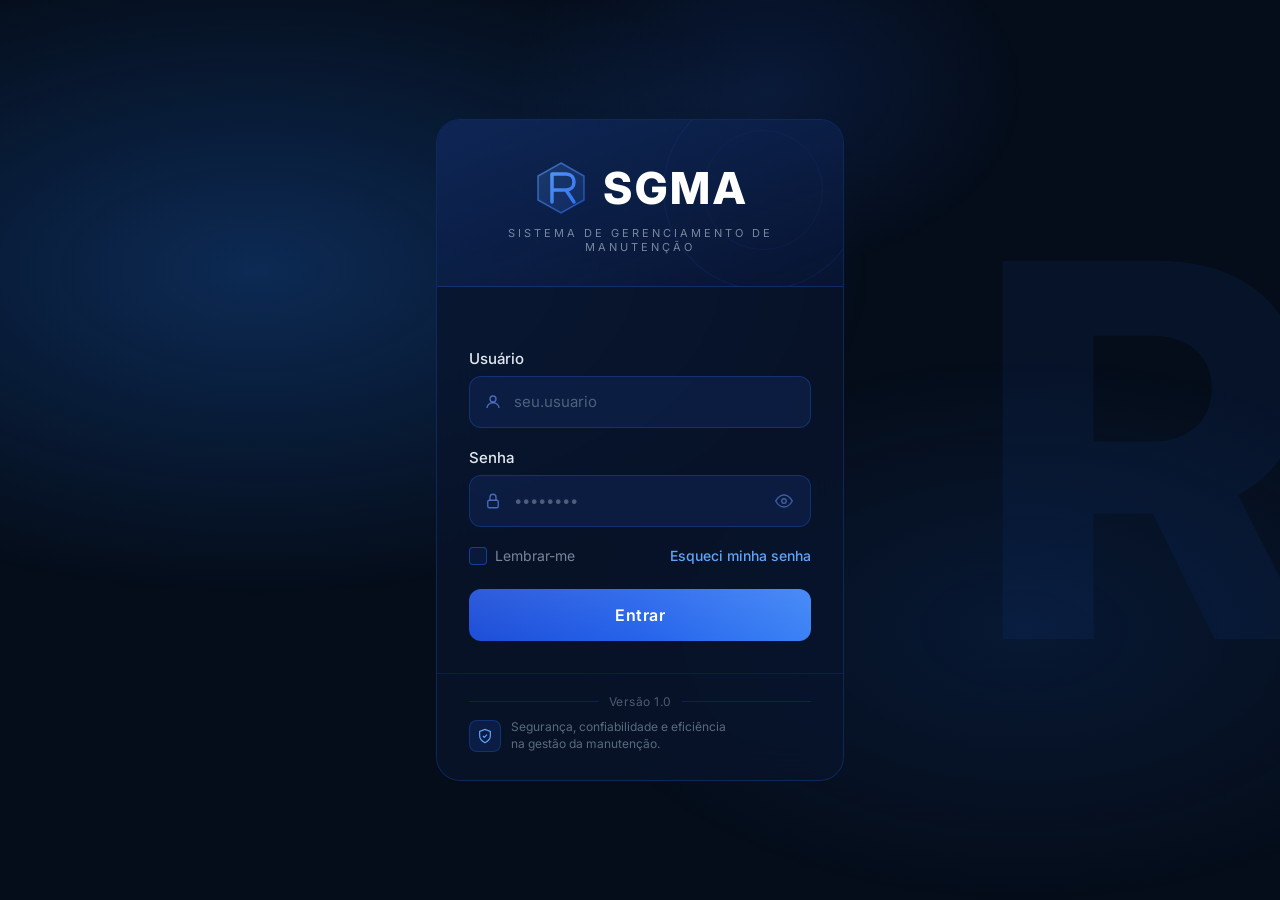
<file: relatorio.html>
<!DOCTYPE html>
<html lang="pt-BR">
<head>
  <meta charset="UTF-8">
  <meta name="viewport" content="width=device-width, initial-scale=1.0">
  <title>SGMA — Relatórios</title>
  <link rel="stylesheet" href="assets/css/main.css">
  <link rel="stylesheet" href="assets/css/app.css">
  <style>
    /* ── Relatório CSS inline ── */
    .rel-config-panel { display:grid; grid-template-columns:300px 1fr; gap:1.25rem; align-items:flex-start; }
    .rel-sidebar { position:sticky; top:76px; }

    /* Seções selecionáveis */
    .rel-section-toggle { display:flex; align-items:center; gap:10px; padding:10px 12px; border:1.5px solid var(--gray-200); border-radius:var(--radius); cursor:pointer; transition:all var(--transition); margin-bottom:6px; background:#fff; }
    .rel-section-toggle:hover { border-color:var(--primary); background:var(--primary-light); }
    .rel-section-toggle.active { border-color:var(--primary); background:var(--primary-light); }
    .rel-section-toggle input[type=checkbox] { width:16px; height:16px; accent-color:var(--primary); flex-shrink:0; }
    .rel-section-icon { font-size:1.1rem; }
    .rel-section-lbl  { font-size:.8125rem; font-weight:600; color:var(--gray-700); }
    .rel-section-sub  { font-size:.7rem; color:var(--gray-400); }

    /* Output do relatório */
    #relatorio-output { min-height:200px; }

    /* Seção do relatório */
    .rel-section { margin-bottom:1.5rem; break-inside:avoid; }
    .rel-section-header { display:flex; align-items:center; gap:10px; margin-bottom:1rem; padding-bottom:.75rem; border-bottom:2px solid var(--primary); }
    .rel-section-header h2 { font-size:1rem; font-weight:700; color:var(--gray-900); }
    .rel-section-header .rel-badge { background:var(--primary); color:#fff; padding:2px 10px; border-radius:99px; font-size:.72rem; font-weight:700; }

    /* KPI cards no relatório */
    .rel-kpi-grid { display:grid; grid-template-columns:repeat(auto-fit,minmax(130px,1fr)); gap:10px; margin-bottom:1rem; }
    .rel-kpi { background:#fff; border:1px solid var(--gray-200); border-radius:var(--radius); padding:.875rem 1rem; text-align:center; border-top:3px solid var(--primary); }
    .rel-kpi-num { font-size:1.75rem; font-weight:700; letter-spacing:-.02em; color:var(--gray-900); }
    .rel-kpi-lbl { font-size:.65rem; color:var(--gray-400); font-weight:600; text-transform:uppercase; letter-spacing:.05em; margin-top:3px; }
    .rel-kpi.success  { border-top-color:var(--success); } .rel-kpi.success .rel-kpi-num  { color:var(--success); }
    .rel-kpi.danger   { border-top-color:var(--danger);  } .rel-kpi.danger  .rel-kpi-num  { color:var(--danger); }
    .rel-kpi.warning  { border-top-color:var(--warning); } .rel-kpi.warning .rel-kpi-num  { color:var(--warning); }
    .rel-kpi.info     { border-top-color:var(--info);    } .rel-kpi.info    .rel-kpi-num  { color:var(--info); }

    /* HH bar */
    .rel-hh-bar { height:14px; background:var(--gray-100); border-radius:99px; overflow:hidden; position:relative; margin:6px 0; }
    .rel-hh-prog { position:absolute; left:0; top:0; bottom:0; border-radius:99px; }

    /* Tabela do relatório */
    .rel-table { width:100%; border-collapse:collapse; font-size:.8rem; margin-bottom:.5rem; }
    .rel-table th { background:var(--gray-900); color:#fff; padding:8px 12px; text-align:left; font-size:.68rem; font-weight:700; text-transform:uppercase; letter-spacing:.06em; }
    .rel-table td { padding:8px 12px; border-bottom:1px solid var(--gray-100); vertical-align:middle; }
    .rel-table tr:hover td { background:var(--gray-50); }
    .rel-table tr:last-child td { border-bottom:none; }

    /* Motivos bar */
    .rel-motivo-bar { display:flex; align-items:center; gap:10px; padding:8px 0; border-bottom:1px solid var(--gray-100); }
    .rel-motivo-bar:last-child { border-bottom:none; }
    .rel-motivo-fill { height:8px; border-radius:99px; background:var(--danger); transition:width .4s; }
    .rel-motivo-num  { font-size:.72rem; font-weight:700; color:var(--danger); white-space:nowrap; }

    /* Atividade detail row */
    .rel-at-row { padding:10px 0; border-bottom:1px solid var(--gray-100); }
    .rel-at-row:last-child { border-bottom:none; }
    .rel-at-equip { font-weight:600; font-size:.875rem; }
    .rel-at-desc  { font-size:.8rem; color:var(--gray-500); margin-top:2px; }
    .rel-at-meta  { display:flex; flex-wrap:wrap; gap:10px; font-size:.72rem; color:var(--gray-400); margin-top:5px; }
    .rel-at-obs   { font-size:.775rem; background:var(--gray-50); padding:6px 10px; border-left:2px solid var(--gray-300); border-radius:0 4px 4px 0; margin-top:6px; }
    .rel-at-motivo{ display:inline-flex; align-items:center; gap:6px; background:var(--danger-light); color:var(--danger); padding:3px 10px; border-radius:99px; font-size:.72rem; font-weight:600; margin-top:4px; }

    /* Plano de ação no relatório */
    .rel-plano-card { border:1px solid var(--gray-200); border-radius:var(--radius); padding:.875rem; margin-bottom:8px; border-left:4px solid var(--primary); }
    .rel-plano-titulo { font-weight:700; font-size:.9rem; margin-bottom:4px; }
    .rel-plano-meta   { font-size:.72rem; color:var(--gray-400); display:flex; flex-wrap:wrap; gap:10px; }
    .rel-plano-pct    { font-size:.72rem; font-weight:700; }

    /* Botões de ação flutuantes */
    .rel-action-bar { display:flex; gap:10px; margin-bottom:1.25rem; flex-wrap:wrap; }
    .rel-action-bar .btn { gap:8px; }

    /* Hero do relatório gerado */
    .rel-hero { background:linear-gradient(135deg,var(--gray-900) 0%,#1e3a5f 100%); color:#fff; border-radius:var(--radius-lg); padding:1.5rem; margin-bottom:1.5rem; }
    .rel-hero-title { font-size:1.25rem; font-weight:700; margin-bottom:4px; }
    .rel-hero-sub   { font-size:.8125rem; color:rgba(255,255,255,.6); margin-bottom:1rem; }
    .rel-hero-kpis  { display:grid; grid-template-columns:repeat(auto-fit,minmax(110px,1fr)); gap:10px; }
    .rel-hero-kpi   { background:rgba(255,255,255,.08); border-radius:var(--radius); padding:.75rem; text-align:center; }
    .rel-hero-kpi-num { font-size:1.5rem; font-weight:700; }
    .rel-hero-kpi-lbl { font-size:.65rem; color:rgba(255,255,255,.5); font-weight:600; text-transform:uppercase; letter-spacing:.05em; margin-top:2px; }

    @media (max-width:900px) {
      .rel-config-panel { grid-template-columns:1fr; }
      .rel-sidebar { position:static; }
    }
    @media (max-width:600px) {
      .rel-kpi-grid { grid-template-columns:repeat(2,1fr); }
      .rel-hero-kpis { grid-template-columns:repeat(2,1fr); }
    }
    @media print {
      .sidebar, .topbar, .rel-sidebar, .rel-action-bar, #rel-actions { display:none !important; }
      .main-content { margin-left:0 !important; }
      .rel-config-panel { display:block; }
    }
  </style>
</head>
<body>
<div class="app-layout">
  <div class="sidebar-overlay"></div>

  <aside class="sidebar">
    <div class="sidebar-logo">
      <div class="sidebar-logo-text">
        <div class="logo-name">SGMA</div>
        <div class="logo-sub">Ger. de Manutenção</div>
      </div>
    </div>
    <nav class="sidebar-nav">
      <a class="nav-item" href="home.html">🏠 Início</a>
      <div class="nav-section">Sistema</div>
      <a class="nav-item" href="app.html">Atividades</a>
      <a class="nav-item active" href="relatorio.html">Relatórios</a>
      <a class="nav-item" href="equipe.html">Gestão da Equipe</a>
      <a class="nav-item" href="plano-acao.html">Plano de Ação</a>
      <a class="nav-item" href="admin.html">Administração</a>
    </nav>
    <div class="sidebar-user">
      <div class="user-info">
        <div class="user-name" id="user-name">—</div>
        <div class="user-role" id="user-role">—</div>
      </div>
      <button class="logout-btn" title="Sair">
        <svg width="16" height="16" viewBox="0 0 24 24" fill="none" stroke="currentColor" stroke-width="2"><path d="M9 21H5a2 2 0 01-2-2V5a2 2 0 012-2h4"/><polyline points="16 17 21 12 16 7"/><line x1="21" y1="12" x2="9" y2="12"/></svg>
      </button>
    </div>
  </aside>

  <div class="main-content">
    <header class="topbar">
      <button class="topbar-hamburger btn-icon">
        <svg width="20" height="20" viewBox="0 0 24 24" fill="none" stroke="currentColor" stroke-width="2"><line x1="3" y1="12" x2="21" y2="12"/><line x1="3" y1="6" x2="21" y2="6"/><line x1="3" y1="18" x2="21" y2="18"/></svg>
      </button>
      <span class="topbar-title">Relatório de Manutenção</span>
      <div class="topbar-actions" id="rel-actions" style="display:none;">
        <button class="btn btn-secondary btn-sm" id="btn-pdf">📄 PDF</button>
        <button class="btn btn-success btn-sm" id="btn-whatsapp">
          <svg width="14" height="14" viewBox="0 0 24 24" fill="currentColor"><path d="M17.472 14.382c-.297-.149-1.758-.867-2.03-.967-.273-.099-.471-.148-.67.15-.197.297-.767.966-.94 1.164-.173.199-.347.223-.644.075-.297-.15-1.255-.463-2.39-1.475-.883-.788-1.48-1.761-1.653-2.059-.173-.297-.018-.458.13-.606.134-.133.298-.347.446-.52.149-.174.198-.298.298-.497.099-.198.05-.371-.025-.52-.075-.149-.669-1.612-.916-2.207-.242-.579-.487-.5-.669-.51-.173-.008-.371-.01-.57-.01-.198 0-.52.074-.792.372-.272.297-1.04 1.016-1.04 2.479 0 1.462 1.065 2.875 1.213 3.074.149.198 2.096 3.2 5.077 4.487.709.306 1.262.489 1.694.625.712.227 1.36.195 1.871.118.571-.085 1.758-.719 2.006-1.413.248-.694.248-1.289.173-1.413-.074-.124-.272-.198-.57-.347z"/><path d="M12 0C5.373 0 0 5.373 0 12c0 2.127.558 4.121 1.533 5.848L.054 23.27l5.538-1.454A11.938 11.938 0 0012 24c6.627 0 12-5.373 12-12S18.627 0 12 0zm0 21.818a9.818 9.818 0 01-5.012-1.374l-.36-.213-3.288.863.878-3.207-.233-.37A9.818 9.818 0 012.182 12C2.182 6.571 6.571 2.182 12 2.182S21.818 6.571 21.818 12 17.429 21.818 12 21.818z"/></svg>
          WhatsApp
        </button>
      </div>
    </header>

    <div class="page-content">
      <div class="rel-config-panel">

        <!-- Painel lateral: filtros + seções -->
        <div class="rel-sidebar">
          <!-- Filtros -->
          <div class="card mb-3">
            <div class="card-header"><span class="card-title">🔍 Filtros</span></div>
            <div class="form-group">
              <label class="form-label">Semana</label>
              <select id="filtro-semana" class="form-control">
                <option value="">Todas as semanas</option>
              </select>
            </div>
            <div class="form-group">
              <label class="form-label">Data início</label>
              <input type="date" id="filtro-inicio" class="form-control">
            </div>
            <div class="form-group">
              <label class="form-label">Data fim</label>
              <input type="date" id="filtro-fim" class="form-control">
            </div>
            <div class="form-group" style="margin-bottom:0;">
              <label class="form-label">Técnico</label>
              <select id="filtro-tecnico" class="form-control">
                <option value="">Todos os técnicos</option>
              </select>
            </div>
          </div>

          <!-- Seções selecionáveis -->
          <div class="card mb-3">
            <div class="card-header"><span class="card-title">📋 Seções do Relatório</span></div>
            <p class="text-muted text-xs mb-2">Selecione o que incluir:</p>

            <label class="rel-section-toggle active">
              <input type="checkbox" id="sec-resumo" checked>
              <span class="rel-section-icon">📊</span>
              <div><div class="rel-section-lbl">Resumo HH</div><div class="rel-section-sub">Horas disponíveis, programadas e realizadas</div></div>
            </label>
            <label class="rel-section-toggle active">
              <input type="checkbox" id="sec-executadas" checked>
              <span class="rel-section-icon">✅</span>
              <div><div class="rel-section-lbl">Executadas</div><div class="rel-section-sub">Atividades concluídas</div></div>
            </label>
            <label class="rel-section-toggle active">
              <input type="checkbox" id="sec-nao-realizadas" checked>
              <span class="rel-section-icon">❌</span>
              <div><div class="rel-section-lbl">Não realizadas</div><div class="rel-section-sub">Com motivo de não execução</div></div>
            </label>
            <label class="rel-section-toggle active">
              <input type="checkbox" id="sec-fora-prog" checked>
              <span class="rel-section-icon">🔧</span>
              <div><div class="rel-section-lbl">Fora de programação</div><div class="rel-section-sub">Emergências e oportunidades</div></div>
            </label>
            <label class="rel-section-toggle active">
              <input type="checkbox" id="sec-ver-agir" checked>
              <span class="rel-section-icon">👁</span>
              <div><div class="rel-section-lbl">Ver e Agir</div><div class="rel-section-sub">Identificadas e resolvidas na hora</div></div>
            </label>
            <label class="rel-section-toggle active">
              <input type="checkbox" id="sec-motivos" checked>
              <span class="rel-section-icon">📈</span>
              <div><div class="rel-section-lbl">Análise de motivos</div><div class="rel-section-sub">Ranking de causas de não execução</div></div>
            </label>
            <label class="rel-section-toggle">
              <input type="checkbox" id="sec-planos">
              <span class="rel-section-icon">🗂</span>
              <div><div class="rel-section-lbl">Planos de Ação</div><div class="rel-section-sub">Status dos planos do período</div></div>
            </label>
          </div>

          <button class="btn btn-primary btn-block" id="btn-gerar">
            <svg width="16" height="16" viewBox="0 0 24 24" fill="none" stroke="currentColor" stroke-width="2"><polyline points="23 4 23 10 17 10"/><polyline points="1 20 1 14 7 14"/><path d="M3.51 9a9 9 0 0114.85-3.36L23 10M1 14l4.64 4.36A9 9 0 0020.49 15"/></svg>
            Gerar Relatório
          </button>
        </div>

        <!-- Área do relatório -->
        <div>
          <!-- Placeholder inicial -->
          <div id="rel-placeholder" class="card" style="text-align:center;padding:3rem;">
            <div style="font-size:3rem;margin-bottom:12px;">📊</div>
            <h2 style="color:var(--gray-600);margin-bottom:6px;">Relatório pronto para gerar</h2>
            <p class="text-muted text-sm">Configure os filtros e seções ao lado, depois clique em <strong>Gerar Relatório</strong>.</p>
          </div>

          <!-- Output gerado -->
          <div id="relatorio-output" class="hidden"></div>
        </div>

      </div>
    </div>
  </div>
</div>

<div id="toast-container"></div>
<script src="assets/js/api.js"></script>
<script src="assets/js/utils.js"></script>
<script src="assets/js/auth.js"></script>
<script src="assets/js/relatorio.js"></script>
</body>
</html>
</file>
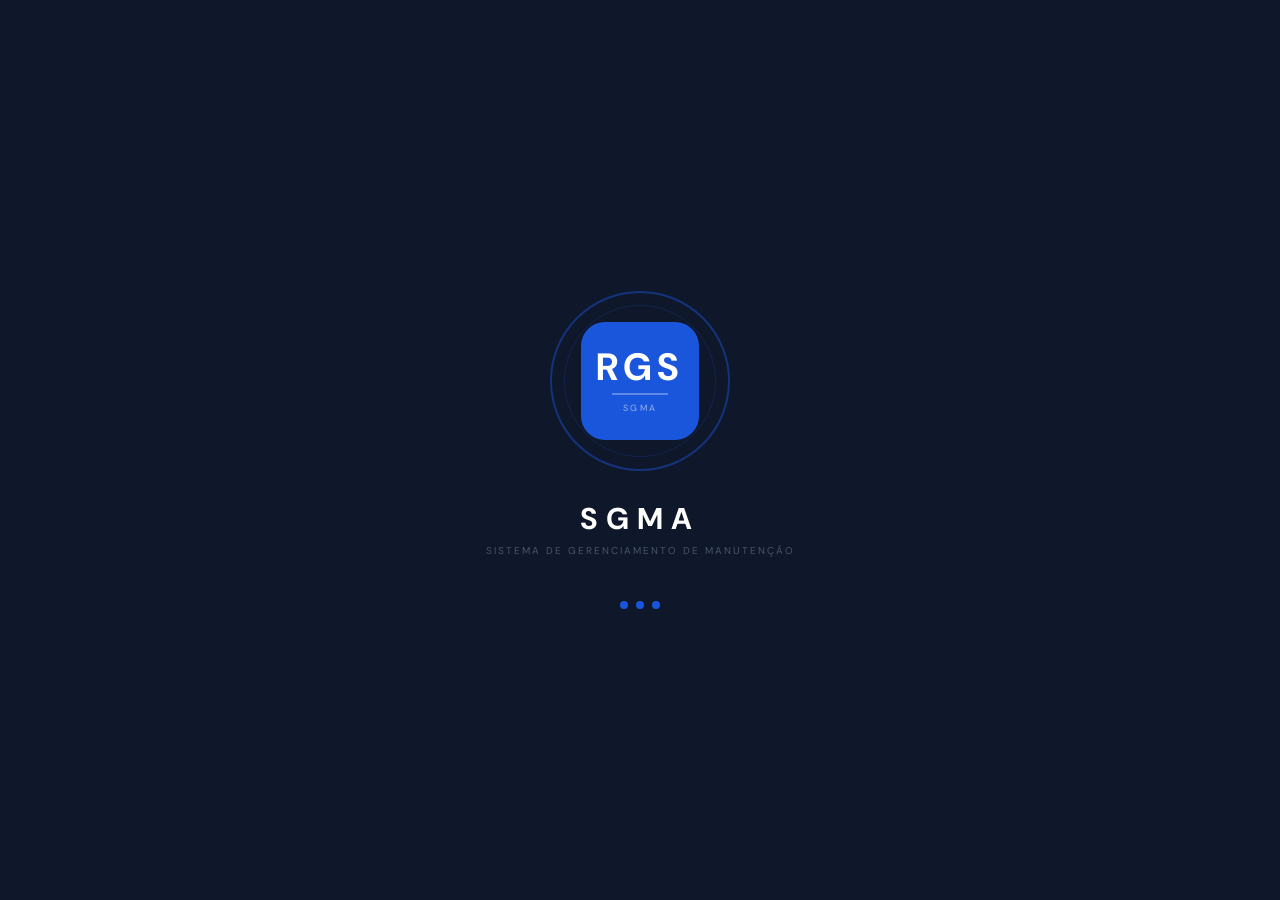
<file: splash.html>
<!DOCTYPE html>
<html lang="pt-BR">
<head>
  <meta charset="UTF-8">
  <meta name="viewport" content="width=device-width, initial-scale=1.0">
  <title>SGMA</title>
  <link href="https://fonts.googleapis.com/css2?family=DM+Sans:wght@400;500;600;700&display=swap" rel="stylesheet">
  <style>
    * { margin: 0; padding: 0; box-sizing: border-box; }
    body {
      min-height: 100vh; display: flex; align-items: center; justify-content: center;
      background: #0f172a; font-family: 'DM Sans', sans-serif;
    }
    .splash { display: flex; flex-direction: column; align-items: center; animation: up 0.6s ease; }
    @keyframes up { from { opacity:0; transform:translateY(20px); } to { opacity:1; transform:translateY(0); } }

    .ring {
      position: relative; width: 180px; height: 180px;
      display: flex; align-items: center; justify-content: center; margin-bottom: 28px;
    }
    .ring::before {
      content:''; position:absolute; inset:0; border-radius:50%;
      border: 2px solid rgba(26,86,219,0.45);
    }
    .ring::after {
      content:''; position:absolute; inset:14px; border-radius:50%;
      border: 1px solid rgba(26,86,219,0.2);
    }
    .badge {
      width: 118px; height: 118px; background: #1a56db; border-radius: 24px;
      display: flex; flex-direction: column; align-items: center; justify-content: center;
      position: relative; z-index: 1;
    }
    .initials { font-size: 38px; font-weight: 700; color: #fff; letter-spacing: 5px; line-height: 1; }
    .divider  { width: 56px; height: 1.5px; background: rgba(255,255,255,0.3); margin: 7px 0; }
    .badge-sub { font-size: 9px; color: rgba(255,255,255,0.55); letter-spacing: 2.5px; }

    .name { font-size: 30px; font-weight: 700; color: #fff; letter-spacing: 8px; margin-bottom: 6px; }
    .fullname { font-size: 10px; color: #475569; letter-spacing: 2px; text-align: center; margin-bottom: 44px; }

    .dots { display: flex; gap: 8px; }
    .dot {
      width: 8px; height: 8px; border-radius: 50%; background: #1a56db;
      animation: blink 1.4s ease-in-out infinite;
    }
    .dot:nth-child(2) { animation-delay: .2s; }
    .dot:nth-child(3) { animation-delay: .4s; }
    @keyframes blink { 0%,80%,100%{opacity:.25;transform:scale(.75);} 40%{opacity:1;transform:scale(1);} }
  </style>
</head>
<body>
  <div class="splash">
    <div class="ring">
      <div class="badge">
        <div class="initials">RGS</div>
        <div class="divider"></div>
        <div class="badge-sub">SGMA</div>
      </div>
    </div>
    <div class="name">SGMA</div>
    <div class="fullname">SISTEMA DE GERENCIAMENTO DE MANUTENÇÃO</div>
    <div class="dots">
      <div class="dot"></div>
      <div class="dot"></div>
      <div class="dot"></div>
    </div>
  </div>
  <script>
    setTimeout(() => { window.location.href = 'index.html'; }, 2500);
  </script>
</body>
</html>
</file>
<file: assets/css/main.css>
@import url('https://fonts.googleapis.com/css2?family=Inter:wght@300;400;500;600;700&family=JetBrains+Mono:wght@400;500&display=swap');

:root {
  --primary:        #2563eb;
  --primary-dark:   #1d4ed8;
  --primary-light:  #eff6ff;
  --primary-mid:    #bfdbfe;
  --success:        #059669;
  --success-light:  #ecfdf5;
  --danger:         #dc2626;
  --danger-light:   #fef2f2;
  --warning:        #d97706;
  --warning-light:  #fffbeb;
  --info:           #0284c7;
  --info-light:     #f0f9ff;
  --purple:         #7c3aed;
  --purple-light:   #f5f3ff;

  --gray-50:  #f8fafc;
  --gray-100: #f1f5f9;
  --gray-200: #e2e8f0;
  --gray-300: #cbd5e1;
  --gray-400: #94a3b8;
  --gray-500: #64748b;
  --gray-600: #475569;
  --gray-700: #334155;
  --gray-800: #1e293b;
  --gray-900: #0f172a;

  --font: 'Inter', -apple-system, BlinkMacSystemFont, sans-serif;
  --mono: 'JetBrains Mono', 'Fira Code', monospace;

  --radius-xs: 4px;
  --radius-sm: 6px;
  --radius:    10px;
  --radius-lg: 14px;
  --radius-xl: 20px;

  --shadow-xs: 0 1px 2px rgba(0,0,0,.04);
  --shadow-sm: 0 1px 3px rgba(0,0,0,.07), 0 1px 2px rgba(0,0,0,.04);
  --shadow:    0 4px 6px rgba(0,0,0,.05), 0 2px 4px rgba(0,0,0,.04);
  --shadow-md: 0 10px 15px rgba(0,0,0,.07), 0 4px 6px rgba(0,0,0,.04);
  --shadow-lg: 0 20px 25px rgba(0,0,0,.08), 0 8px 10px rgba(0,0,0,.05);

  --sidebar-w: 240px;
  --header-h:  56px;
  --transition: 150ms cubic-bezier(.4,0,.2,1);
}

*, *::before, *::after { box-sizing: border-box; margin: 0; padding: 0; }
html { font-size: 16px; -webkit-text-size-adjust: 100%; scroll-behavior: smooth; }
body { font-family: var(--font); background: var(--gray-50); color: var(--gray-800); line-height: 1.5; min-height: 100vh; -webkit-font-smoothing: antialiased; }

/* ── Typography ── */
h1 { font-size: 1.375rem; font-weight: 700; letter-spacing: -.02em; }
h2 { font-size: 1.125rem; font-weight: 600; letter-spacing: -.01em; }
h3 { font-size: 1rem;     font-weight: 600; }
h4 { font-size: .875rem;  font-weight: 600; }
a  { color: var(--primary); text-decoration: none; }
a:hover { text-decoration: underline; }

/* ── Buttons ── */
.btn {
  display: inline-flex; align-items: center; justify-content: center; gap: 6px;
  padding: 8px 16px; border-radius: var(--radius); font-family: var(--font);
  font-size: .8125rem; font-weight: 500; cursor: pointer;
  border: 1.5px solid transparent; transition: all var(--transition);
  white-space: nowrap; text-decoration: none; line-height: 1.4; letter-spacing: .01em;
}
.btn:disabled { opacity: .45; cursor: not-allowed; pointer-events: none; }
.btn:focus-visible { outline: 2px solid var(--primary); outline-offset: 2px; }

.btn-primary   { background: var(--primary);   color: #fff; border-color: var(--primary); }
.btn-primary:hover { background: var(--primary-dark); border-color: var(--primary-dark); text-decoration: none; }
.btn-secondary { background: #fff; color: var(--gray-700); border-color: var(--gray-300); }
.btn-secondary:hover { background: var(--gray-50); border-color: var(--gray-400); text-decoration: none; }
.btn-success   { background: var(--success); color: #fff; border-color: var(--success); }
.btn-success:hover { background: #047857; text-decoration: none; }
.btn-danger    { background: var(--danger); color: #fff; border-color: var(--danger); }
.btn-danger:hover { background: #b91c1c; text-decoration: none; }
.btn-ghost     { background: transparent; color: var(--gray-600); border-color: transparent; }
.btn-ghost:hover { background: var(--gray-100); color: var(--gray-800); text-decoration: none; }
.btn-warning   { background: var(--warning); color: #fff; border-color: var(--warning); }

.btn-sm  { padding: 5px 11px; font-size: .75rem; border-radius: var(--radius-sm); }
.btn-lg  { padding: 11px 22px; font-size: .9375rem; }
.btn-xl  { padding: 14px 28px; font-size: 1rem; border-radius: var(--radius-lg); }
.btn-block { width: 100%; }
.btn-icon  { padding: 7px; border-radius: var(--radius-sm); }
.btn-icon.btn-sm { padding: 5px; }

/* ── Forms ── */
.form-group { margin-bottom: .875rem; }
.form-label { display: block; font-size: .75rem; font-weight: 600; color: var(--gray-600); margin-bottom: 5px; letter-spacing: .02em; text-transform: uppercase; }
.form-label span { color: var(--danger); margin-left: 2px; }
.form-control {
  width: 100%; padding: 8px 12px; border: 1.5px solid var(--gray-200);
  border-radius: var(--radius); font-family: var(--font); font-size: .875rem;
  color: var(--gray-800); background: #fff; transition: border-color var(--transition), box-shadow var(--transition);
  appearance: none;
}
.form-control:focus { outline: none; border-color: var(--primary); box-shadow: 0 0 0 3px rgba(37,99,235,.12); }
.form-control::placeholder { color: var(--gray-400); }
.form-control:read-only { background: var(--gray-50); color: var(--gray-500); cursor: default; }
select.form-control { cursor: pointer; background-image: url("data:image/svg+xml,%3Csvg xmlns='http://www.w3.org/2000/svg' width='16' height='16' viewBox='0 0 24 24' fill='none' stroke='%2394a3b8' stroke-width='2'%3E%3Cpath d='m6 9 6 6 6-6'/%3E%3C/svg%3E"); background-repeat: no-repeat; background-position: right 10px center; padding-right: 36px; }
textarea.form-control { resize: vertical; min-height: 80px; }
.form-hint  { font-size: .72rem; color: var(--gray-400); margin-top: 4px; line-height: 1.4; }
.form-error { font-size: .72rem; color: var(--danger); margin-top: 4px; }
.form-row   { display: grid; grid-template-columns: 1fr 1fr; gap: 12px; }
.form-row-3 { display: grid; grid-template-columns: 1fr 1fr 1fr; gap: 12px; }

/* ── Cards ── */
.card { background: #fff; border: 1px solid var(--gray-200); border-radius: var(--radius-lg); padding: 1.25rem; box-shadow: var(--shadow-xs); }
.card-sm { padding: .875rem; border-radius: var(--radius); }
.card-header { display: flex; align-items: center; justify-content: space-between; margin-bottom: 1rem; padding-bottom: .75rem; border-bottom: 1px solid var(--gray-100); }
.card-title { font-size: .875rem; font-weight: 600; color: var(--gray-800); }

/* ── Badges ── */
.badge { display: inline-flex; align-items: center; gap: 3px; padding: 2px 8px; border-radius: 99px; font-size: .6875rem; font-weight: 600; letter-spacing: .02em; white-space: nowrap; }
.badge-primary { background: var(--primary-light); color: var(--primary-dark); }
.badge-success { background: var(--success-light); color: var(--success); }
.badge-danger  { background: var(--danger-light);  color: var(--danger); }
.badge-warning { background: var(--warning-light); color: var(--warning); }
.badge-info    { background: var(--info-light);    color: var(--info); }
.badge-gray    { background: var(--gray-100);      color: var(--gray-600); }
.badge-purple  { background: var(--purple-light);  color: var(--purple); }

/* ── Table ── */
.table-wrap { overflow-x: auto; border-radius: var(--radius); }
table { width: 100%; border-collapse: collapse; font-size: .8125rem; }
thead th { text-align: left; padding: 9px 14px; font-size: .6875rem; font-weight: 700; color: var(--gray-500); text-transform: uppercase; letter-spacing: .06em; border-bottom: 1.5px solid var(--gray-200); background: var(--gray-50); white-space: nowrap; }
tbody td { padding: 11px 14px; border-bottom: 1px solid var(--gray-100); vertical-align: middle; }
tbody tr:hover { background: var(--gray-50); }
tbody tr:last-child td { border-bottom: none; }
tbody tr { transition: background var(--transition); }

/* ── Modal ── */
.modal-overlay { position: fixed; inset: 0; background: rgba(15,23,42,.55); display: flex; align-items: center; justify-content: center; z-index: 1000; padding: 16px; backdrop-filter: blur(4px); animation: fadeIn .15s ease; }
.modal { background: #fff; border-radius: var(--radius-xl); padding: 1.5rem; width: 100%; max-width: 540px; max-height: 90vh; overflow-y: auto; box-shadow: var(--shadow-lg); animation: slideUp .2s ease; }
.modal-header { display: flex; align-items: center; justify-content: space-between; margin-bottom: 1.25rem; }
.modal-title  { font-size: 1rem; font-weight: 700; color: var(--gray-900); }
.modal-footer { display: flex; gap: 8px; justify-content: flex-end; margin-top: 1.25rem; padding-top: 1rem; border-top: 1px solid var(--gray-100); }
.modal-lg { max-width: 680px; }
.modal-xl { max-width: 860px; }

@keyframes fadeIn  { from { opacity: 0; }               to { opacity: 1; } }
@keyframes slideUp { from { transform: translateY(16px); opacity: 0; } to { transform: translateY(0); opacity: 1; } }

/* ── Progress ── */
.progress { height: 6px; background: var(--gray-100); border-radius: 99px; overflow: hidden; }
.progress-bar { height: 100%; background: var(--primary); border-radius: 99px; transition: width .4s ease; }
.progress-bar.success { background: var(--success); }
.progress-bar.danger  { background: var(--danger); }

/* ── Checklist ── */
.checklist-item { display: flex; align-items: flex-start; gap: 10px; padding: 10px 0; border-bottom: 1px solid var(--gray-100); }
.checklist-item:last-child { border-bottom: none; }
.checklist-cb { width: 17px; height: 17px; border-radius: 5px; border: 2px solid var(--gray-300); cursor: pointer; flex-shrink: 0; margin-top: 2px; appearance: none; transition: all var(--transition); }
.checklist-cb:checked { background: var(--success); border-color: var(--success); background-image: url("data:image/svg+xml,%3Csvg xmlns='http://www.w3.org/2000/svg' viewBox='0 0 12 12'%3E%3Cpath fill='none' stroke='white' stroke-width='2' stroke-linecap='round' stroke-linejoin='round' d='M2.5 6l2.5 2.5 4.5-4.5'/%3E%3C/svg%3E"); background-repeat: no-repeat; background-position: center; }
.checklist-cb:checked + .checklist-text { text-decoration: line-through; color: var(--gray-400); }
.checklist-text { font-size: .8125rem; color: var(--gray-700); flex: 1; line-height: 1.5; }

/* ── Photo upload ── */
.photo-upload-area { border: 2px dashed var(--gray-200); border-radius: var(--radius); padding: 16px; text-align: center; cursor: pointer; transition: all var(--transition); background: var(--gray-50); }
.photo-upload-area:hover { border-color: var(--primary); background: var(--primary-light); }
.photo-upload-area input[type=file] { display: none; }
.photo-grid { display: flex; gap: 8px; flex-wrap: wrap; margin-top: 8px; }
.photo-thumb { width: 68px; height: 68px; border-radius: var(--radius); object-fit: cover; border: 2px solid var(--gray-200); cursor: pointer; transition: transform var(--transition); }
.photo-thumb:hover { transform: scale(1.05); }
.photo-thumb-wrap { position: relative; }
.photo-thumb-wrap .remove-photo { position: absolute; top: -6px; right: -6px; width: 18px; height: 18px; background: var(--danger); color: #fff; border-radius: 50%; border: none; font-size: 9px; cursor: pointer; display: flex; align-items: center; justify-content: center; box-shadow: var(--shadow-sm); }

/* ── Toast ── */
#toast-container { position: fixed; bottom: 24px; right: 24px; z-index: 9999; display: flex; flex-direction: column; gap: 8px; pointer-events: none; }
.toast { padding: 11px 16px; border-radius: var(--radius); font-size: .8125rem; font-weight: 500; color: #fff; box-shadow: var(--shadow-md); animation: slideUp .2s ease; max-width: 300px; pointer-events: all; border-left: 4px solid rgba(255,255,255,.3); }
.toast-success { background: var(--success); }
.toast-error   { background: var(--danger); }
.toast-info    { background: var(--primary); }

/* ── Loading ── */
.spinner { width: 18px; height: 18px; border: 2px solid var(--gray-200); border-top-color: var(--primary); border-radius: 50%; animation: spin .65s linear infinite; flex-shrink: 0; }
@keyframes spin { to { transform: rotate(360deg); } }
.loading-overlay { position: fixed; inset: 0; background: rgba(255,255,255,.85); display: flex; align-items: center; justify-content: center; z-index: 2000; flex-direction: column; gap: 12px; backdrop-filter: blur(2px); }
.loading-overlay p { font-size: .8125rem; color: var(--gray-500); font-weight: 500; }

/* ── Stat cards ── */
.stat-cards { display: grid; grid-template-columns: repeat(auto-fit, minmax(130px, 1fr)); gap: 12px; margin-bottom: 1.25rem; }
.stat-card { background: #fff; border: 1px solid var(--gray-200); border-radius: var(--radius-lg); padding: 1rem 1.125rem; box-shadow: var(--shadow-xs); transition: box-shadow var(--transition); }
.stat-card:hover { box-shadow: var(--shadow); }
.stat-card-label { font-size: .68rem; color: var(--gray-500); font-weight: 600; text-transform: uppercase; letter-spacing: .05em; margin-bottom: 6px; }
.stat-card-value { font-size: 1.625rem; font-weight: 700; color: var(--gray-900); line-height: 1; letter-spacing: -.02em; }
.stat-card-sub   { font-size: .69rem; color: var(--gray-400); margin-top: 5px; font-weight: 500; }

/* ── Alerts ── */
.alert { display: flex; align-items: flex-start; gap: 10px; padding: 11px 14px; border-radius: var(--radius); font-size: .8125rem; border: 1px solid transparent; margin-bottom: 1rem; }
.alert-success { background: var(--success-light); color: var(--success); border-color: #a7f3d0; }
.alert-danger  { background: var(--danger-light);  color: var(--danger);  border-color: #fecaca; }
.alert-warning { background: var(--warning-light); color: var(--warning); border-color: #fde68a; }
.alert-info    { background: var(--info-light);    color: var(--info);    border-color: #bae6fd; }

/* ── Section title ── */
.section-title { font-size: .65rem; font-weight: 700; color: var(--gray-400); text-transform: uppercase; letter-spacing: .08em; margin-bottom: 8px; }

/* ── Divider ── */
.divider { height: 1px; background: var(--gray-100); margin: 1rem 0; }

/* ── Utilities ── */
.text-muted  { color: var(--gray-500); }
.text-xs     { font-size: .72rem; }
.text-sm     { font-size: .8125rem; }
.text-base   { font-size: .875rem; }
.fw-500      { font-weight: 500; }
.fw-600      { font-weight: 600; }
.fw-700      { font-weight: 700; }
.truncate    { overflow: hidden; text-overflow: ellipsis; white-space: nowrap; }
.hidden      { display: none !important; }
.flex        { display: flex; }
.flex-col    { flex-direction: column; }
.flex-1      { flex: 1; }
.flex-wrap   { flex-wrap: wrap; }
.items-center{ align-items: center; }
.justify-between { justify-content: space-between; }
.justify-end { justify-content: flex-end; }
.gap-1 { gap: .25rem; } .gap-2 { gap: .5rem; } .gap-3 { gap: .75rem; } .gap-4 { gap: 1rem; }
.w-full { width: 100%; }
.mt-1 { margin-top: .25rem; } .mt-2 { margin-top: .5rem; } .mt-3 { margin-top: 1rem; } .mt-4 { margin-top: 1.5rem; }
.mb-2 { margin-bottom: .5rem; } .mb-3 { margin-bottom: 1rem; } .mb-4 { margin-bottom: 1.5rem; }
.p-3 { padding: .75rem; } .p-4 { padding: 1rem; }
.mono { font-family: var(--mono); }

/* ── Empty state ── */
.empty-state { text-align: center; padding: 48px 24px; color: var(--gray-400); }
.empty-state svg { margin-bottom: 14px; opacity: .3; }
.empty-state h3 { font-size: .9375rem; font-weight: 600; margin-bottom: 4px; color: var(--gray-500); }
.empty-state p  { font-size: .8125rem; }

/* ── Toggle ── */
.toggle { position: relative; width: 34px; height: 19px; display: inline-block; }
.toggle input { opacity: 0; width: 0; height: 0; }
.toggle-slider { position: absolute; inset: 0; background: var(--gray-300); border-radius: 99px; cursor: pointer; transition: var(--transition); }
.toggle-slider::before { content: ''; position: absolute; width: 13px; height: 13px; left: 3px; top: 3px; background: #fff; border-radius: 50%; transition: var(--transition); box-shadow: var(--shadow-xs); }
.toggle input:checked + .toggle-slider { background: var(--success); }
.toggle input:checked + .toggle-slider::before { transform: translateX(15px); }

/* ── Responsive ── */
@media (max-width: 768px) {
  .form-row   { grid-template-columns: 1fr; }
  .form-row-3 { grid-template-columns: 1fr; }
  .stat-cards { grid-template-columns: repeat(2, 1fr); }
  .modal { border-radius: var(--radius-xl) var(--radius-xl) 0 0; margin-bottom: 0; max-height: 95vh; }
  .modal-overlay { align-items: flex-end; padding: 0; }
  h1 { font-size: 1.2rem; }
}
</file>
<file: assets/css/app.css>
/* ── Layout ── */
.app-layout { display: flex; min-height: 100vh; }

/* ── Sidebar ── */
.sidebar {
  width: var(--sidebar-w); background: var(--gray-900);
  display: flex; flex-direction: column; flex-shrink: 0;
  position: fixed; left: 0; top: 0; bottom: 0; z-index: 100;
  transition: transform .25s cubic-bezier(.4,0,.2,1);
  border-right: 1px solid rgba(255,255,255,.06);
}

.sidebar-logo {
  padding: 1.125rem 1.125rem; border-bottom: 1px solid rgba(255,255,255,.07);
}
.sidebar-logo-text { color: #fff; }
.sidebar-logo-text .logo-name { font-size: 1.0625rem; font-weight: 800; letter-spacing: 3px; color: #fff; }
.sidebar-logo-text .logo-sub  { font-size: .62rem; color: var(--gray-500); letter-spacing: 1.5px; text-transform: uppercase; margin-top: 1px; font-weight: 500; }

.sidebar-nav { flex: 1; padding: .5rem 0; overflow-y: auto; }
.nav-section { padding: 1.125rem 1.125rem .3rem; font-size: .6rem; font-weight: 700; color: var(--gray-600); text-transform: uppercase; letter-spacing: .1em; }

.nav-item {
  display: flex; align-items: center; gap: 0;
  padding: 9px 1.125rem; color: var(--gray-400); font-size: .8125rem; font-weight: 500;
  cursor: pointer; border: none; background: none; width: 100%; text-align: left;
  text-decoration: none; transition: all var(--transition); border-radius: 0;
  position: relative;
}
.nav-item:hover { background: rgba(255,255,255,.06); color: #fff; text-decoration: none; }
.nav-item.active { background: rgba(37,99,235,.2); color: #fff; }
.nav-item.active::before { content: ''; position: absolute; left: 0; top: 6px; bottom: 6px; width: 3px; background: var(--primary); border-radius: 0 3px 3px 0; }

.sidebar-user { padding: 1rem 1.125rem; border-top: 1px solid rgba(255,255,255,.07); display: flex; align-items: center; gap: 10px; }
.user-info { flex: 1; min-width: 0; }
.user-name { font-size: .8125rem; font-weight: 600; color: #fff; overflow: hidden; white-space: nowrap; text-overflow: ellipsis; }
.user-role { font-size: .68rem; color: var(--gray-500); font-weight: 500; margin-top: 1px; }
.logout-btn { color: var(--gray-600); cursor: pointer; background: none; border: none; padding: 5px; border-radius: var(--radius-sm); transition: all var(--transition); }
.logout-btn:hover { color: var(--danger); background: rgba(220,38,38,.12); }

/* ── Main ── */
.main-content { flex: 1; margin-left: var(--sidebar-w); display: flex; flex-direction: column; min-height: 100vh; min-width: 0; }

.topbar {
  height: var(--header-h); background: #fff; border-bottom: 1px solid var(--gray-200);
  display: flex; align-items: center; padding: 0 1.5rem; gap: 12px;
  position: sticky; top: 0; z-index: 50; box-shadow: var(--shadow-xs);
}
.topbar-hamburger { display: none; background: none; border: none; cursor: pointer; color: var(--gray-500); padding: 6px; border-radius: var(--radius-sm); }
.topbar-hamburger:hover { background: var(--gray-100); }
.topbar-title { font-size: .9375rem; font-weight: 700; color: var(--gray-900); flex: 1; letter-spacing: -.01em; }
.topbar-actions { display: flex; align-items: center; gap: 6px; }

.page-content { flex: 1; padding: 1.5rem; max-width: 1200px; width: 100%; }

/* ── Activity Cards ── */
.activity-card {
  background: #fff; border: 1px solid var(--gray-200); border-radius: var(--radius-lg);
  padding: .875rem 1.125rem; margin-bottom: 8px; cursor: pointer;
  transition: all var(--transition); display: flex; gap: 12px; align-items: flex-start;
  box-shadow: var(--shadow-xs);
}
.activity-card:hover { border-color: var(--primary); box-shadow: var(--shadow); transform: translateY(-1px); }
.activity-card.done { opacity: .6; }
.activity-card.done:hover { opacity: .85; }

.activity-type-dot { width: 8px; height: 8px; border-radius: 50%; flex-shrink: 0; margin-top: 6px; }
.type-programada      { background: var(--primary); }
.type-fora_programacao{ background: var(--info); }
.type-ver_e_agir      { background: var(--purple); }

.activity-body { flex: 1; min-width: 0; }
.activity-equip { font-size: .875rem; font-weight: 600; color: var(--gray-800); }
.activity-desc  { font-size: .8rem; color: var(--gray-500); margin-top: 2px; line-height: 1.4; }
.activity-meta  { display: flex; flex-wrap: wrap; gap: 10px; margin-top: 7px; font-size: .72rem; color: var(--gray-400); align-items: center; }
.activity-right { display: flex; flex-direction: column; align-items: flex-end; gap: 5px; flex-shrink: 0; }

.om-tag { font-family: var(--mono); font-size: .66rem; color: var(--gray-400); background: var(--gray-100); padding: 1px 7px; border-radius: var(--radius-xs); border: 1px solid var(--gray-200); letter-spacing: .5px; }

/* ── Day group ── */
.day-group-label { font-size: .68rem; font-weight: 700; color: var(--gray-400); text-transform: uppercase; letter-spacing: .08em; margin-bottom: 8px; padding-left: 2px; }

/* ── Filters ── */
.filter-bar { display: flex; gap: 6px; align-items: center; flex-wrap: wrap; margin-bottom: 1rem; padding-bottom: 1rem; border-bottom: 1px solid var(--gray-100); }
.filter-chip { padding: 5px 13px; border-radius: 99px; font-size: .75rem; font-weight: 500; border: 1.5px solid var(--gray-200); background: #fff; color: var(--gray-500); cursor: pointer; transition: all var(--transition); white-space: nowrap; }
.filter-chip:hover  { border-color: var(--primary); color: var(--primary); background: var(--primary-light); }
.filter-chip.active { background: var(--primary); border-color: var(--primary); color: #fff; box-shadow: 0 2px 4px rgba(37,99,235,.25); }

/* ── Detail Panel ── */
.detail-panel {
  position: fixed; right: 0; top: 0; bottom: 0; width: 460px;
  background: #fff; border-left: 1px solid var(--gray-200);
  z-index: 200; display: flex; flex-direction: column;
  transform: translateX(100%); transition: transform .25s cubic-bezier(.4,0,.2,1);
  box-shadow: var(--shadow-lg);
}
.detail-panel.open { transform: translateX(0); }

.detail-header { padding: 1rem 1.25rem; border-bottom: 1px solid var(--gray-200); display: flex; align-items: flex-start; gap: 10px; flex-shrink: 0; background: var(--gray-50); }
.detail-header-info { flex: 1; min-width: 0; }
.detail-body   { flex: 1; overflow-y: auto; }
.detail-footer { padding: .875rem 1.25rem; border-top: 1px solid var(--gray-200); flex-shrink: 0; display: flex; flex-direction: column; gap: 8px; background: var(--gray-50); }
.detail-footer-row { display: flex; gap: 8px; }

.detail-section { padding: 1rem 1.25rem; border-bottom: 1px solid var(--gray-100); }
.detail-section:last-child { border-bottom: none; }
.detail-section-title { font-size: .65rem; font-weight: 700; color: var(--gray-400); text-transform: uppercase; letter-spacing: .08em; margin-bottom: 10px; }

/* OM header in detail */
.om-header { background: linear-gradient(135deg, var(--primary) 0%, var(--primary-dark) 100%); padding: 1.125rem 1.25rem; flex-shrink: 0; }
.om-header-label { font-size: .62rem; font-weight: 600; color: rgba(255,255,255,.6); text-transform: uppercase; letter-spacing: .1em; margin-bottom: 4px; }
.om-header-number { font-family: var(--mono); font-size: 1.5rem; font-weight: 700; color: #fff; letter-spacing: 2px; line-height: 1; margin-bottom: 6px; }
.om-header-desc { font-size: .8125rem; color: rgba(255,255,255,.85); line-height: 1.4; }

/* Info row */
.info-row { display: flex; justify-content: space-between; align-items: center; gap: 8px; padding: 7px 0; border-bottom: 1px solid var(--gray-50); }
.info-row:last-child { border-bottom: none; }
.info-label { font-size: .72rem; color: var(--gray-400); font-weight: 500; white-space: nowrap; }
.info-value { font-size: .8125rem; font-weight: 500; text-align: right; }

/* Status buttons */
.status-btn-grid { display: grid; grid-template-columns: 1fr 1fr 1fr; gap: 6px; }
.status-btn { padding: 8px 6px; border-radius: var(--radius); border: 1.5px solid var(--gray-200); background: #fff; font-size: .72rem; font-weight: 600; cursor: pointer; text-align: center; transition: all var(--transition); color: var(--gray-500); }
.status-btn:hover { border-color: var(--gray-300); background: var(--gray-50); }
.status-btn.active-ok   { background: var(--success-light); border-color: var(--success); color: var(--success); box-shadow: 0 2px 4px rgba(5,150,105,.15); }
.status-btn.active-parc { background: var(--warning-light); border-color: var(--warning); color: var(--warning); box-shadow: 0 2px 4px rgba(217,119,6,.15); }
.status-btn.active-nok  { background: var(--danger-light);  border-color: var(--danger);  color: var(--danger);  box-shadow: 0 2px 4px rgba(220,38,38,.15); }

/* HH input */
.hh-input-row { display: flex; align-items: center; gap: 10px; }
.hh-input     { width: 110px; font-family: var(--mono); font-size: 1.125rem; font-weight: 700; text-align: center; }

/* ── Dashboard cards ── */
.dash-progress-bar { height: 6px; background: var(--gray-100); border-radius: 99px; overflow: hidden; margin-top: 6px; }
.dash-progress-fill { height: 100%; border-radius: 99px; transition: width .4s ease; }

.team-member-row { display: flex; align-items: center; gap: 12px; padding: 10px 0; border-bottom: 1px solid var(--gray-100); cursor: pointer; transition: background var(--transition); border-radius: var(--radius-sm); }
.team-member-row:hover { background: var(--gray-50); }
.team-member-row:last-child { border-bottom: none; }
.team-avatar { width: 36px; height: 36px; border-radius: 50%; background: var(--primary); display: flex; align-items: center; justify-content: center; font-size: .75rem; font-weight: 700; color: #fff; flex-shrink: 0; letter-spacing: .5px; }

/* ── HH bar ── */
.hh-bar-wrap { margin-top: .75rem; }
.hh-bar-labels { display: flex; justify-content: space-between; font-size: .69rem; color: var(--gray-400); margin-bottom: 4px; font-weight: 500; }
.hh-bar-track  { height: 8px; background: var(--gray-100); border-radius: 99px; overflow: hidden; position: relative; }
.hh-bar-prog   { position: absolute; left: 0; top: 0; bottom: 0; background: var(--primary); border-radius: 99px; opacity: .4; }
.hh-bar-real   { position: absolute; left: 0; top: 0; bottom: 0; background: var(--success); border-radius: 99px; }

/* ── Mini list ── */
.mini-activity { display: flex; align-items: flex-start; gap: 10px; padding: 9px 0; border-bottom: 1px solid var(--gray-100); }
.mini-activity:last-child { border-bottom: none; }
.mini-activity-body { flex: 1; min-width: 0; }
.mini-equip { font-size: .8125rem; font-weight: 600; color: var(--gray-800); }
.mini-desc  { font-size: .72rem; color: var(--gray-400); white-space: nowrap; overflow: hidden; text-overflow: ellipsis; margin-top: 1px; }

/* ── Sidebar overlay ── */
.sidebar-overlay { display: none; position: fixed; inset: 0; background: rgba(15,23,42,.5); z-index: 99; }

/* ── Responsive ── */
@media (max-width: 960px) {
  .sidebar { transform: translateX(-100%); }
  .sidebar.open { transform: translateX(0); }
  .sidebar-overlay.show { display: block; }
  .main-content { margin-left: 0; }
  .topbar-hamburger { display: flex; }
  .detail-panel { width: 100%; left: 0; }
  .page-content { padding: 1rem; }
  .topbar { padding: 0 1rem; }
  .stat-cards { grid-template-columns: repeat(2,1fr); }
}

@media (max-width: 480px) {
  .stat-cards { grid-template-columns: repeat(2,1fr); gap: 8px; }
  .filter-bar { gap: 4px; }
  .filter-chip { padding: 4px 10px; font-size: .7rem; }
  .activity-card { padding: .75rem 1rem; }
  .page-content { padding: .875rem; }
}
</file>
<file: assets/css/equipe.css>
/* ═══════════════════════════════════════
   GESTÃO DA EQUIPE — CSS
═══════════════════════════════════════ */

/* ── Landing hero ── */
.eq-landing-hero { margin-bottom:2rem; }
.eq-landing-title { font-size:1.5rem; font-weight:800; color:var(--gray-900); letter-spacing:-.02em; }
.eq-landing-sub   { font-size:.9rem; color:var(--gray-400); margin-top:4px; }

/* ── Modules grid ── */
.eq-modules-grid {
  display:grid;
  grid-template-columns:repeat(auto-fill,minmax(220px,1fr));
  gap:1rem;
}

.eq-module-card {
  background:#fff; border:1.5px solid var(--gray-200);
  border-radius:var(--radius-lg); padding:1.375rem 1.25rem;
  cursor:default; transition:all .2s ease;
  display:flex; flex-direction:column; gap:8px;
  position:relative; overflow:hidden;
}
.eq-module-card::before {
  content:''; position:absolute; top:0; left:0; right:0;
  height:3px; background:var(--gray-200);
  transition:background .2s;
}
.eq-module-card.active {
  cursor:pointer; border-color:var(--primary-mid);
  box-shadow:0 4px 16px rgba(37,99,235,.1);
}
.eq-module-card.active::before { background:var(--primary); }
.eq-module-card.active:hover {
  transform:translateY(-3px);
  box-shadow:0 8px 24px rgba(37,99,235,.15);
  border-color:var(--primary);
}
.eq-module-card.soon { opacity:.65; }

.eq-module-icon {
  width:48px; height:48px; border-radius:var(--radius);
  display:flex; align-items:center; justify-content:center;
  font-size:1.375rem;
}
.eq-module-name { font-size:.9375rem; font-weight:700; color:var(--gray-900); }
.eq-module-desc { font-size:.775rem; color:var(--gray-400); line-height:1.4; flex:1; }
.eq-module-badge {
  display:inline-flex; align-items:center;
  padding:3px 10px; border-radius:99px;
  font-size:.68rem; font-weight:700;
  background:var(--primary-light); color:var(--primary);
  align-self:flex-start;
}
.soon-badge { background:var(--gray-100); color:var(--gray-400); }

/* ── Breadcrumb ── */
.eq-breadcrumb {
  display:flex; align-items:center; gap:8px;
  margin-bottom:1.25rem; font-size:.8125rem;
}
.eq-back-btn {
  background:none; border:none; color:var(--primary);
  font-size:.8125rem; font-weight:600; cursor:pointer;
  padding:0; transition:color .15s;
}
.eq-back-btn:hover { color:var(--primary-dark); }
.eq-breadcrumb-sep { color:var(--gray-300); }

/* ── Sub-abas ── */
.eq-tabs {
  display:flex; gap:2px; margin-bottom:1.25rem;
  background:var(--gray-100); border-radius:var(--radius-lg);
  padding:4px; overflow-x:auto;
}
.eq-tab {
  flex:1; padding:8px 14px; border:none; border-radius:var(--radius);
  font-size:.8125rem; font-weight:600; cursor:pointer;
  background:transparent; color:var(--gray-500);
  transition:all .15s; white-space:nowrap; min-width:fit-content;
}
.eq-tab:hover  { background:rgba(255,255,255,.7); color:var(--gray-700); }
.eq-tab.active { background:#fff; color:var(--primary); box-shadow:var(--shadow-sm); }

/* ── Calendário ── */
.eq-cal-legenda {
  display:flex; gap:14px; flex-wrap:wrap;
  font-size:.75rem; color:var(--gray-500);
  margin-bottom:12px; align-items:center;
}
.eq-cal-dot {
  display:inline-block; width:12px; height:12px;
  border-radius:3px; margin-right:4px; vertical-align:middle;
}

/* Tabela calendário */
.eq-cal-table { border-collapse:collapse; min-width:100%; font-size:.75rem; }
.eq-cal-table th {
  padding:6px 8px; background:var(--gray-900); color:#fff;
  text-align:center; font-size:.65rem; font-weight:700;
  text-transform:uppercase; letter-spacing:.05em; white-space:nowrap;
}
.eq-cal-table th.col-nome {
  text-align:left; padding-left:12px; min-width:140px;
}
.eq-cal-table th.col-mes { width:48px; }
.eq-cal-table td {
  padding:2px 3px; border-bottom:1px solid var(--gray-100);
  text-align:center; vertical-align:middle;
}
.eq-cal-table td.col-nome {
  padding:8px 12px; text-align:left;
  font-weight:600; font-size:.8rem; white-space:nowrap;
}
.eq-cal-table tr:hover td { background:var(--gray-50); }

.eq-cal-cell {
  width:40px; height:26px; border-radius:4px;
  display:flex; align-items:center; justify-content:center;
  font-size:.68rem; font-weight:700; margin:1px; cursor:default;
}
.eq-cal-cell.livre    { background:var(--gray-100); color:var(--gray-400); }
.eq-cal-cell.aprovado { background:#dcfce7; color:#166534; }
.eq-cal-cell.pendente { background:#fef9c3; color:#854d0e; }
.eq-cal-cell.conflito { background:#fee2e2; color:#991b1b; }
.eq-cal-cell.hoje     { outline:2px solid var(--primary); }

/* ── Gantt ── */
.eq-gantt-wrap { min-width:100%; }
.eq-gantt-header {
  display:flex; border-bottom:2px solid var(--gray-200);
  margin-bottom:4px; font-size:.68rem; font-weight:700;
  color:var(--gray-400); text-transform:uppercase; letter-spacing:.05em;
}
.eq-gantt-nome-col { width:160px; flex-shrink:0; padding:6px 0; }
.eq-gantt-days { flex:1; display:flex; }
.eq-gantt-day-lbl {
  flex:1; text-align:center; padding:6px 0;
  font-size:.62rem; min-width:18px;
}
.eq-gantt-day-lbl.weekend { color:var(--gray-300); }

.eq-gantt-row { display:flex; align-items:center; margin-bottom:6px; }
.eq-gantt-row-nome {
  width:160px; flex-shrink:0;
  font-size:.8rem; font-weight:600; color:var(--gray-700);
  padding-right:12px; white-space:nowrap; overflow:hidden; text-overflow:ellipsis;
}
.eq-gantt-track { flex:1; height:28px; background:var(--gray-50); border-radius:6px; position:relative; display:flex; }
.eq-gantt-cell  { flex:1; height:100%; border-radius:2px; position:relative; min-width:18px; }
.eq-gantt-cell.aprovado { background:#86efac; }
.eq-gantt-cell.pendente { background:#fde68a; }
.eq-gantt-cell.conflito { background:#fca5a5; }
.eq-gantt-cell.hoje-line { outline:2px solid var(--primary); }

/* Tooltip Gantt */
.eq-gantt-cell:hover::after {
  content:attr(data-tip);
  position:absolute; bottom:130%; left:50%; transform:translateX(-50%);
  background:var(--gray-900); color:#fff; font-size:.68rem; font-weight:500;
  padding:4px 8px; border-radius:6px; white-space:nowrap; z-index:99;
  pointer-events:none;
}

/* ── Solicitação card — mobile first ── */
.eq-sol-card {
  border:1px solid var(--gray-200); border-radius:var(--radius-lg);
  margin-bottom:10px; background:#fff;
  box-shadow:var(--shadow-xs); display:flex; align-items:stretch;
  transition:box-shadow .15s, transform .15s; overflow:hidden;
}
.eq-sol-card:hover { box-shadow:var(--shadow); transform:translateY(-1px); }

.eq-sol-stripe { width:5px; flex-shrink:0; }
.stripe-pendente  { background:#fbbf24; }
.stripe-aprovado  { background:#22c55e; }
.stripe-reprovado { background:#ef4444; }
.stripe-cancelado { background:var(--gray-300); }

.eq-sol-body { flex:1; min-width:0; padding:.875rem 1rem; }

.eq-sol-header {
  display:flex; align-items:flex-start;
  justify-content:space-between; gap:8px; margin-bottom:6px;
}
.eq-sol-nome   { font-weight:700; font-size:.9rem; color:var(--gray-900); flex:1; min-width:0; }
.eq-sol-badges { display:flex; gap:4px; flex-wrap:wrap; flex-shrink:0; justify-content:flex-end; }

.eq-sol-periodo {
  font-size:.875rem; color:var(--primary); font-weight:700;
  margin-bottom:5px; display:flex; align-items:center; gap:4px; flex-wrap:wrap;
}
.eq-sol-dias-badge {
  background:var(--primary-light); color:var(--primary);
  padding:1px 8px; border-radius:99px; font-size:.72rem; font-weight:700;
}

.eq-sol-meta-row {
  display:flex; flex-wrap:wrap; gap:10px;
  font-size:.72rem; color:var(--gray-400); margin-bottom:6px;
}
.eq-sol-obs {
  font-size:.775rem; color:var(--gray-500); margin-top:6px; margin-bottom:6px;
  background:var(--gray-50); padding:6px 10px;
  border-radius:var(--radius-sm); border-left:2px solid var(--gray-300);
  line-height:1.4;
}

.eq-sol-actions {
  display:flex; gap:6px; flex-wrap:wrap; margin-top:8px;
  padding-top:8px; border-top:1px solid var(--gray-100);
}
.eq-sol-btn { flex:1; min-width:80px; text-align:center; justify-content:center; }

/* ── Alerta card ── */
.eq-alerta {
  display:flex; align-items:flex-start; gap:10px;
  padding:10px 12px; border-radius:var(--radius);
  margin-bottom:6px; font-size:.8rem;
}
.eq-alerta.warn { background:var(--warning-light); border-left:3px solid var(--warning); }
.eq-alerta.danger { background:var(--danger-light); border-left:3px solid var(--danger); }
.eq-alerta.info { background:var(--primary-light); border-left:3px solid var(--primary); }
.eq-alerta-icon { font-size:1.1rem; flex-shrink:0; }
.eq-alerta-texto { font-weight:500; color:var(--gray-700); }
.eq-alerta-sub   { font-size:.72rem; color:var(--gray-400); margin-top:2px; }

/* ── Gráfico mensal (barras SVG) ── */
.eq-chart-bar { display:flex; align-items:flex-end; gap:4px; height:120px; padding:0 8px; }
.eq-bar-col { display:flex; flex-direction:column; align-items:center; gap:3px; flex:1; }
.eq-bar-fill { width:100%; border-radius:4px 4px 0 0; min-height:3px; transition:height .4s; }
.eq-bar-lbl { font-size:.62rem; color:var(--gray-400); white-space:nowrap; }
.eq-bar-val { font-size:.68rem; font-weight:700; color:var(--gray-500); }

/* ── Heatmap ── */
.eq-heatmap { display:grid; grid-template-columns:repeat(12,1fr); gap:6px; margin-top:8px; }
.eq-heat-cell { border-radius:4px; height:36px; display:flex; flex-direction:column; align-items:center; justify-content:center; }
.eq-heat-mes { font-size:.6rem; color:var(--gray-400); font-weight:700; text-transform:uppercase; }
.eq-heat-num { font-size:.875rem; font-weight:700; }

/* ── Responsivo ── */
@media (max-width:900px) {
  .eq-modules-grid { grid-template-columns:repeat(2,1fr); }
  #ferias-dash-grid { grid-template-columns:1fr; }
}
/* ── Histórico / Próximas — cards responsivos ── */
.eq-hist-card {
  display:flex; align-items:center; gap:12px;
  padding:10px 0; border-bottom:1px solid var(--gray-100);
}
.eq-hist-card:last-child { border-bottom:none; }

.eq-hist-avatar {
  width:36px; height:36px; border-radius:50%;
  background:var(--primary); color:#fff;
  font-size:.875rem; font-weight:700;
  display:flex; align-items:center; justify-content:center;
  flex-shrink:0; text-transform:uppercase;
}
.eq-hist-avatar.aprovado  { background:var(--success); }
.eq-hist-avatar.reprovado { background:var(--danger); }
.eq-hist-avatar.pendente  { background:var(--warning); }
.eq-hist-avatar.cancelado { background:var(--gray-400); }

.eq-hist-body   { flex:1; min-width:0; }
.eq-hist-nome   { font-size:.875rem; font-weight:700; color:var(--gray-900); margin-bottom:3px; }
.eq-hist-periodo{
  font-size:.775rem; color:var(--primary); font-weight:600;
  display:flex; align-items:center; flex-wrap:wrap; gap:5px;
}
.eq-hist-aprov  { font-size:.72rem; color:var(--gray-400); margin-top:3px; }
.eq-hist-obs    {
  font-size:.72rem; color:var(--gray-500); margin-top:4px;
  background:var(--gray-50); padding:4px 8px;
  border-radius:var(--radius-sm); border-left:2px solid var(--gray-200);
  white-space:nowrap; overflow:hidden; text-overflow:ellipsis;
}

.eq-hist-right  { display:flex; flex-direction:column; align-items:flex-end; gap:4px; flex-shrink:0; }

@media (max-width:640px) {
  /* Módulos */
  .eq-modules-grid { grid-template-columns:1fr 1fr; gap:.75rem; }
  .eq-module-card  { padding:1rem .875rem; }
  .eq-module-icon  { width:40px; height:40px; font-size:1.1rem; }
  .eq-module-name  { font-size:.875rem; }
  .eq-module-desc  { display:none; } /* esconder descrição no mobile */

  /* Abas */
  .eq-tabs { gap:0; padding:3px; }
  .eq-tab  { padding:7px 8px; font-size:.72rem; flex:1; }

  /* Cards de solicitação */
  .eq-sol-btn  { flex:none; }
  .eq-sol-nome { font-size:.8375rem; }
  .eq-sol-periodo { font-size:.8rem; }

  /* Gantt */
  .eq-gantt-row-nome { width:90px; font-size:.7rem; }
  .eq-gantt-day-lbl  { font-size:.55rem; min-width:14px; }
  .eq-gantt-track    { height:22px; }

  /* Stats */
  .stat-card { padding:.75rem .625rem; }
  .stat-card-value { font-size:1.5rem; }

  /* Dashboard grid */
  #ferias-dash-grid { grid-template-columns:1fr !important; }

  /* Heatmap */
  .eq-heatmap { grid-template-columns:repeat(6,1fr); }
  .eq-heat-cell { height:30px; }
  .eq-heat-mes { font-size:.55rem; }
  .eq-heat-num { font-size:.75rem; }

  /* Calendário */
  .eq-cal-table { font-size:.68rem; }
  .eq-cal-cell  { width:28px; height:20px; font-size:.6rem; }
  .eq-cal-table td.col-nome { font-size:.7rem; padding:6px 8px; min-width:90px; }

  /* Breadcrumb */
  .eq-breadcrumb { font-size:.75rem; }

  /* Modal */
  .form-row { grid-template-columns:1fr !important; }
}

@media (max-width:400px) {
  .eq-modules-grid { grid-template-columns:1fr; }
  .eq-tabs { overflow-x:auto; flex-wrap:nowrap; }
  .eq-tab  { white-space:nowrap; flex:none; }
}

/* ═══════════════════════════════════════
   TREINAMENTOS
═══════════════════════════════════════ */
.tr-dash-item {
  display:flex; align-items:flex-start; gap:12px;
  padding:12px 0; border-bottom:1px solid var(--gray-100);
  border-left:3px solid var(--status-color, transparent);
  padding-left:10px; margin-left:-10px;
  transition:background .15s;
}
.tr-dash-item:hover { background:var(--gray-50); }
.tr-dash-item:last-child { border-bottom:none; }
.tr-dash-status-dot { width:10px; height:10px; border-radius:50%; flex-shrink:0; margin-top:5px; }
.tr-dash-body { flex:1; min-width:0; }
.tr-dash-nome { font-size:.875rem; font-weight:600; color:var(--gray-800); margin-bottom:4px; }
.tr-dash-meta { display:flex; flex-wrap:wrap; gap:8px; font-size:.72rem; color:var(--gray-400); align-items:center; }
.tr-dash-right { display:flex; flex-direction:column; align-items:flex-end; gap:4px; flex-shrink:0; }

.tr-status-badge { display:inline-flex; align-items:center; gap:4px; padding:3px 10px; border-radius:99px; font-size:.72rem; font-weight:700; white-space:nowrap; }
.tr-status-vencido  { background:var(--danger-light);  color:var(--danger); }
.tr-status-avencer  { background:var(--warning-light); color:var(--warning); }
.tr-status-valido   { background:var(--success-light); color:var(--success); }
.tr-status-pendente { background:var(--gray-100);      color:var(--gray-500); }

.tr-matriz-item { display:flex; align-items:flex-start; gap:12px; padding:10px 0; border-bottom:1px solid var(--gray-100); }
.tr-matriz-item:last-child { border-bottom:none; }
.tr-matriz-body { flex:1; min-width:0; }
.tr-matriz-nome { font-size:.875rem; font-weight:600; color:var(--gray-800); margin-bottom:5px; }
.tr-matriz-meta { display:flex; flex-wrap:wrap; gap:5px; }

.tr-hist-card { display:flex; align-items:flex-start; gap:12px; padding:12px 0; border-bottom:1px solid var(--gray-100); }
.tr-hist-card:last-child { border-bottom:none; }
.tr-hist-left { flex:1; min-width:0; }
.tr-hist-meta { display:flex; flex-wrap:wrap; gap:10px; font-size:.72rem; color:var(--gray-400); margin-top:5px; }
.tr-hist-obs  { font-size:.775rem; background:var(--gray-50); padding:5px 9px; border-left:2px solid var(--gray-200); border-radius:0 4px 4px 0; margin-top:6px; }
.tr-hist-right { display:flex; flex-direction:column; align-items:flex-end; gap:6px; min-width:70px; }

@media (max-width:768px) {
  /* ── Card de treinamento — layout em cartão no mobile ── */
  .tr-dash-item {
    flex-direction:column; align-items:stretch;
    gap:0; padding:0; margin:0 0 12px 0;
    border:1px solid var(--gray-200); border-radius:14px;
    background:#fff; box-shadow:0 1px 3px rgba(0,0,0,.04);
    overflow:hidden; border-left:1px solid var(--gray-200);
    transition:box-shadow .15s, transform .15s;
  }
  .tr-dash-item:last-child { margin-bottom:0; }
  .tr-dash-item:hover { background:#fff; box-shadow:0 4px 12px rgba(0,0,0,.06); }
  .tr-dash-item:active { transform:scale(.995); }

  /* Faixa superior colorida pelo status */
  .tr-dash-status-dot {
    width:100%; height:4px; border-radius:0;
    margin:0; flex-shrink:0;
    background:linear-gradient(90deg, var(--status-color), var(--status-color) 60%, transparent);
  }

  /* Corpo */
  .tr-dash-body { padding:14px 16px 12px; }

  .tr-dash-nome {
    font-size:.9rem; font-weight:700; color:var(--gray-900);
    margin-bottom:8px; line-height:1.4;
    display:flex; flex-wrap:wrap; align-items:center; gap:6px;
  }
  .tr-dash-nome .badge-danger {
    font-size:.6rem !important; padding:2px 8px !important;
    border-radius:99px; font-weight:700; letter-spacing:.02em;
  }
  .tr-dash-nome .badge-purple {
    font-size:.6rem !important; padding:2px 8px !important;
    border-radius:99px;
  }

  /* Linha de meta-informações como "tags" */
  .tr-dash-meta {
    display:flex; flex-wrap:wrap; gap:6px; row-gap:6px;
    align-items:center;
  }
  .tr-dash-meta > span {
    display:inline-flex; align-items:center; gap:4px;
    background:var(--gray-50); color:var(--gray-500);
    padding:4px 10px; border-radius:8px;
    font-size:.7rem; font-weight:500;
    border:1px solid var(--gray-100);
  }
  .tr-dash-meta > .badge.badge-gray {
    background:var(--gray-50); color:var(--gray-500);
    border:1px solid var(--gray-100); padding:4px 10px;
    font-size:.66rem; font-weight:700; text-transform:uppercase; letter-spacing:.04em;
  }
  .tr-dash-meta > .badge.badge-success,
  .tr-dash-meta > .badge.badge-danger {
    border:none; padding:4px 10px; font-size:.7rem; font-weight:700; border-radius:8px;
  }

  /* Rodapé com status + ação — separado visualmente */
  .tr-dash-right {
    flex-direction:row; align-items:center; justify-content:space-between;
    gap:10px; padding:10px 16px; background:var(--gray-50);
    border-top:1px solid var(--gray-100);
  }
  .tr-status-badge {
    font-size:.74rem; padding:5px 12px; font-weight:700;
    border-radius:8px; display:inline-flex; align-items:center; gap:5px;
  }
  .tr-dash-right .btn {
    margin-top:0 !important; font-size:.78rem !important;
    padding:7px 16px !important; font-weight:700;
    border:1.5px solid var(--primary); color:var(--primary);
    border-radius:8px; background:#fff;
    transition:background .15s;
  }
  .tr-dash-right .btn:active { background:var(--primary-light); }

  .tr-hist-right  { min-width:60px; }
  .tr-hist-card   { gap:8px; }
}

/* ═══════════════════════════════════════
   TREINAMENTOS — OVERVIEW DA EQUIPE
═══════════════════════════════════════ */
.tr-overview-row {
  display:flex; align-items:center; gap:12px;
  padding:12px 4px; border-bottom:1px solid var(--gray-100);
  cursor:pointer; transition:background .15s;
}
.tr-overview-row:last-child { border-bottom:none; }
.tr-overview-row:hover { background:var(--gray-50); }

.tr-overview-dot { width:10px; height:10px; border-radius:50%; flex-shrink:0; }
.tr-overview-body { flex:1; min-width:0; }
.tr-overview-nome { font-size:.875rem; font-weight:700; color:var(--gray-800); }
.tr-overview-funcao { font-size:.72rem; color:var(--gray-400); }
.tr-overview-badges { display:flex; gap:6px; flex-wrap:wrap; justify-content:flex-end; }
.tr-overview-arrow { color:var(--gray-300); font-size:1rem; flex-shrink:0; }

@media (max-width:640px) {
  .tr-overview-row { padding:10px 0; gap:8px; }
  .tr-overview-nome { font-size:.8rem; }
  .tr-overview-funcao { font-size:.65rem; }
  .tr-status-badge { font-size:.65rem; padding:2px 7px; }
  .tr-overview-arrow { display:none; }
}
</file>
<file: assets/css/plano.css>
/* ══════════════════════════════════════
   PLANO DE AÇÃO — CSS
══════════════════════════════════════ */

/* ── Stats cards ── */
#pa-stats { display:grid; grid-template-columns:repeat(3,1fr); gap:8px; margin-bottom:1rem; }
.pa-stat-card { background:#fff; border:1px solid var(--gray-200); border-radius:var(--radius); padding:.75rem .875rem; text-align:center; transition:all var(--transition); box-shadow:var(--shadow-xs); border-top:3px solid var(--gray-200); }
.pa-stat-card:hover { box-shadow:var(--shadow); transform:translateY(-1px); }
.pa-stat-num { font-size:1.5rem; font-weight:700; line-height:1; letter-spacing:-.02em; }
.pa-stat-lbl { font-size:.62rem; color:var(--gray-400); font-weight:600; text-transform:uppercase; letter-spacing:.04em; margin-top:3px; }
.pa-stat-info    { border-top-color:var(--info); }    .pa-stat-info    .pa-stat-num { color:var(--info); }
.pa-stat-primary { border-top-color:var(--primary); } .pa-stat-primary .pa-stat-num { color:var(--primary); }
.pa-stat-warning { border-top-color:var(--warning); } .pa-stat-warning .pa-stat-num { color:var(--warning); }
.pa-stat-success { border-top-color:var(--success); } .pa-stat-success .pa-stat-num { color:var(--success); }
.pa-stat-danger  { border-top-color:var(--danger); }  .pa-stat-danger  .pa-stat-num { color:var(--danger); }

/* ── Filter bar: escondido no mobile (usa só os stats como filtro) ── */
.pa-filter-bar { display:flex; align-items:center; gap:6px; margin-bottom:1rem; flex-wrap:wrap; }
.pa-filter-bar .filter-chip { font-size:.72rem; padding:4px 11px; }

/* ── Empty state ── */
.pa-empty { text-align:center; padding:3rem 1.5rem; }
.pa-empty-icon  { font-size:2.5rem; margin-bottom:12px; }
.pa-empty-title { font-size:1rem; font-weight:600; color:var(--gray-600); margin-bottom:4px; }
.pa-empty-sub   { font-size:.8125rem; color:var(--gray-400); }

/* ── Plano card ── */
.pa-card { background:#fff; border:1px solid var(--gray-200); border-radius:var(--radius-lg); margin-bottom:10px; box-shadow:var(--shadow-xs); transition:all var(--transition); display:flex; overflow:hidden; }
.pa-card:hover { box-shadow:var(--shadow); transform:translateY(-1px); border-color:var(--gray-300); }
.pa-card-done { opacity:.7; }
.pa-card-done:hover { opacity:.9; }
.pa-card-stripe { width:5px; flex-shrink:0; }
.prio-Baixa   { background:var(--success); }
.prio-Média   { background:var(--info); }
.prio-Alta    { background:var(--warning); }
.prio-Crítica { background:var(--danger); }

.pa-card-body { flex:1; padding:1rem 1.125rem; cursor:pointer; min-width:0; }
.pa-card-actions { display:flex; align-items:center; padding:.5rem; border-left:1px solid var(--gray-100); }
.pa-card-top { display:flex; align-items:flex-start; justify-content:space-between; gap:12px; margin-bottom:10px; }
.pa-card-left { flex:1; min-width:0; }
.pa-card-id    { font-family:var(--mono); font-size:.65rem; color:var(--gray-400); margin-bottom:3px; letter-spacing:.5px; }
.pa-card-titulo{ font-size:.9375rem; font-weight:700; color:var(--gray-900); white-space:nowrap; overflow:hidden; text-overflow:ellipsis; }
.pa-card-meta  { display:flex; flex-wrap:wrap; gap:10px; margin-top:5px; font-size:.72rem; color:var(--gray-400); }
.pa-card-right { display:flex; flex-direction:column; align-items:flex-end; gap:5px; flex-shrink:0; }
.pa-card-progress { margin-top:8px; }
.pa-card-progress-info { display:flex; justify-content:space-between; font-size:.72rem; color:var(--gray-400); margin-bottom:4px; }
.pa-card-pct { font-weight:700; color:var(--gray-600); }
.pa-progress-bar { height:6px; background:var(--gray-100); border-radius:99px; overflow:hidden; }
.pa-progress-fill { height:100%; border-radius:99px; background:var(--primary); transition:width .4s ease; }
.pa-progress-fill.done   { background:var(--success); }
.pa-progress-fill.danger { background:var(--danger); }

/* Prazo badges */
.pa-prazo-badge { padding:2px 9px; border-radius:99px; font-size:.7rem; font-weight:600; white-space:nowrap; }
.prazo-ok      { background:var(--success-light); color:var(--success); }
.prazo-urgente { background:var(--warning-light); color:var(--warning); }
.prazo-atraso  { background:var(--danger-light);  color:var(--danger); }

/* ── Botão voltar ── */
.pa-btn-voltar { background:none; border:none; color:var(--primary); font-size:.875rem; font-weight:600; cursor:pointer; padding:0; margin-bottom:1rem; display:flex; align-items:center; gap:4px; transition:color var(--transition); }
.pa-btn-voltar:hover { color:var(--primary-dark); }

/* ── Hero do plano ── */
.pa-hero {
  background:linear-gradient(135deg, var(--gray-900) 0%, var(--gray-800) 100%);
  border-radius:var(--radius-lg); padding:1.5rem; margin-bottom:1.25rem; color:#fff;
}
.pa-hero-done { background:linear-gradient(135deg, var(--gray-700) 0%, var(--gray-600) 100%); }
.pa-hero-top   { display:flex; align-items:flex-start; justify-content:space-between; gap:12px; margin-bottom:1rem; flex-wrap:wrap; }
.pa-hero-badges{ display:flex; flex-wrap:wrap; gap:6px; align-items:center; flex-shrink:0; }
.pa-hero-id    { font-family:var(--mono); font-size:.68rem; color:var(--gray-400); margin-bottom:5px; letter-spacing:.5px; }
.pa-hero-titulo{ font-size:1.25rem; font-weight:700; margin-bottom:6px; line-height:1.3; }
.pa-hero-desc  { font-size:.8125rem; color:var(--gray-300); line-height:1.5; }
.pa-locked-badge { background:rgba(255,255,255,.12); color:rgba(255,255,255,.7); padding:3px 10px; border-radius:99px; font-size:.72rem; font-weight:600; }

.pa-hero-progress { margin-top:0; }
.pa-hero-pct-row   { display:flex; justify-content:space-between; font-size:.75rem; color:rgba(255,255,255,.6); margin-bottom:6px; }
.pa-hero-pct-num   { font-weight:700; color:#fff; font-size:.875rem; }
.pa-hero-bar       { height:10px; background:rgba(255,255,255,.12); border-radius:99px; overflow:hidden; margin-bottom:8px; }
.pa-hero-bar-fill  { height:100%; background:rgba(255,255,255,.7); border-radius:99px; transition:width .4s ease; }
.pa-hero-bar-fill.done { background:var(--success); }
.pa-hero-counts    { display:flex; flex-wrap:wrap; gap:12px; font-size:.72rem; color:rgba(255,255,255,.5); }
.text-danger       { color:#f87171 !important; }

/* ── Detail grid ── */
.pa-detail-grid { display:grid; grid-template-columns:1fr 320px; gap:1.25rem; align-items:flex-start; }
.pa-detail-main {}
.pa-detail-side {}
.pa-info-card   {}

/* ── Atividade item ── */
.pa-at-item { display:grid; grid-template-columns:28px 1fr; gap:12px; padding:14px 0; border-bottom:1px solid var(--gray-100); align-items:flex-start; }
.pa-at-item:last-child { border-bottom:none; }
.pa-at-done { opacity:.65; }
.pa-at-canc { opacity:.5; }

.pa-at-num { width:28px; height:28px; border-radius:50%; background:var(--gray-100); color:var(--gray-500); font-size:.72rem; font-weight:700; display:flex; align-items:center; justify-content:center; flex-shrink:0; margin-top:2px; }
.num-done  { background:var(--success-light); color:var(--success); }
.num-late  { background:var(--danger-light);  color:var(--danger); }

.pa-at-body    {}
.pa-at-header  { display:flex; align-items:flex-start; justify-content:space-between; gap:10px; margin-bottom:6px; }
.pa-at-desc    { font-size:.875rem; font-weight:600; color:var(--gray-800); flex:1; line-height:1.4; }
.text-done     { text-decoration:line-through; color:var(--gray-400); }
.pa-at-btns    { display:flex; gap:4px; flex-shrink:0; }
.pa-at-meta    { display:flex; flex-wrap:wrap; gap:8px; font-size:.72rem; color:var(--gray-400); margin-bottom:7px; align-items:center; }

.pa-at-pct-row  { display:flex; align-items:center; gap:8px; margin-bottom:6px; }
.pa-at-pct-bar  { flex:1; height:5px; background:var(--gray-100); border-radius:99px; overflow:hidden; }
.pa-at-pct-fill { height:100%; border-radius:99px; background:var(--primary); transition:width .4s ease; }
.pa-at-pct-fill.done { background:var(--success); }
.pa-at-pct-num  { font-size:.72rem; font-weight:700; color:var(--gray-500); min-width:28px; text-align:right; }

.pa-at-comentario { font-size:.775rem; color:var(--gray-500); background:var(--gray-50); padding:6px 10px; border-radius:var(--radius-sm); border-left:2px solid var(--gray-300); margin-top:4px; line-height:1.4; }
.pa-at-evidencias { display:flex; flex-wrap:wrap; gap:6px; margin-top:8px; }
.pa-ev-img  { width:64px; height:64px; border-radius:var(--radius); object-fit:cover; cursor:pointer; border:2px solid var(--gray-200); transition:transform var(--transition); }
.pa-ev-img:hover { transform:scale(1.05); }
.pa-ev-pdf  { width:64px; height:64px; border-radius:var(--radius); background:var(--danger-light); border:2px solid var(--danger-light); display:flex; flex-direction:column; align-items:center; justify-content:center; font-size:.65rem; font-weight:700; color:var(--danger); cursor:pointer; gap:2px; }

/* ── Aprovação box ── */
.pa-aprov-box     { display:flex; align-items:flex-start; gap:12px; padding:12px; border-radius:var(--radius); background:var(--gray-50); border:1px solid var(--gray-200); }
.aprov-ok         { background:var(--success-light); border-color:#a7f3d0; }
.aprov-nok        { background:var(--danger-light);  border-color:#fecaca; }
.aprov-pending    { background:var(--warning-light); border-color:#fde68a; }
.pa-aprov-icon    { font-size:1.5rem; flex-shrink:0; }
.pa-aprov-decisao { font-weight:700; font-size:.9rem; }
.pa-aprov-meta    { font-size:.75rem; color:var(--gray-400); margin-top:2px; }
.pa-aprov-comentario { font-size:.8rem; margin-top:6px; font-style:italic; }

/* ── Histórico timeline ── */
.pa-hist-item { display:flex; gap:10px; padding:8px 0; border-bottom:1px solid var(--gray-50); position:relative; padding-left:16px; }
.pa-hist-item:last-child { border-bottom:none; }
.pa-hist-dot  { position:absolute; left:0; top:13px; width:8px; height:8px; border-radius:50%; background:var(--primary); flex-shrink:0; }
.pa-hist-acao { font-size:.8rem; font-weight:600; color:var(--gray-700); }
.pa-hist-meta { font-size:.7rem; color:var(--gray-400); margin-top:2px; }
.pa-hist-detalhe { font-size:.75rem; color:var(--gray-500); margin-top:3px; }

/* ── Responsivo ── */
@media (max-width: 900px) {
  .pa-detail-grid { grid-template-columns:1fr; }
  .pa-detail-side { order:-1; }
}
@media (max-width: 640px) {
  /* Stats: 3 por linha no mobile */
  #pa-stats { grid-template-columns:repeat(3,1fr); gap:6px; }
  .pa-stat-num { font-size:1.25rem; }
  .pa-stat-lbl { font-size:.58rem; }
  .pa-stat-card { padding:.625rem .5rem; }

  /* Esconder filtros de texto no mobile — stats já filtram */
  .pa-filter-bar { display:none; }

  /* Hero */
  .pa-hero { padding:1rem; }
  .pa-hero-titulo { font-size:1rem; }
  .pa-hero-top { flex-direction:column; gap:8px; }
  .pa-hero-badges { flex-direction:row; }

  /* Cards */
  .pa-card-actions { display:none; }
  .pa-card-top { flex-direction:column; gap:6px; }
  .pa-card-right { flex-direction:row; }

  /* Atividades */
  .pa-at-btns { flex-direction:column; }
  .pa-at-btns .btn { font-size:.72rem; padding:5px 8px; }
}

@media (min-width: 641px) and (max-width: 900px) {
  #pa-stats { grid-template-columns:repeat(6,1fr); }
}

@media (min-width: 901px) {
  #pa-stats { grid-template-columns:repeat(6,1fr); }
  .pa-filter-bar { display:flex; }
}
</file>
